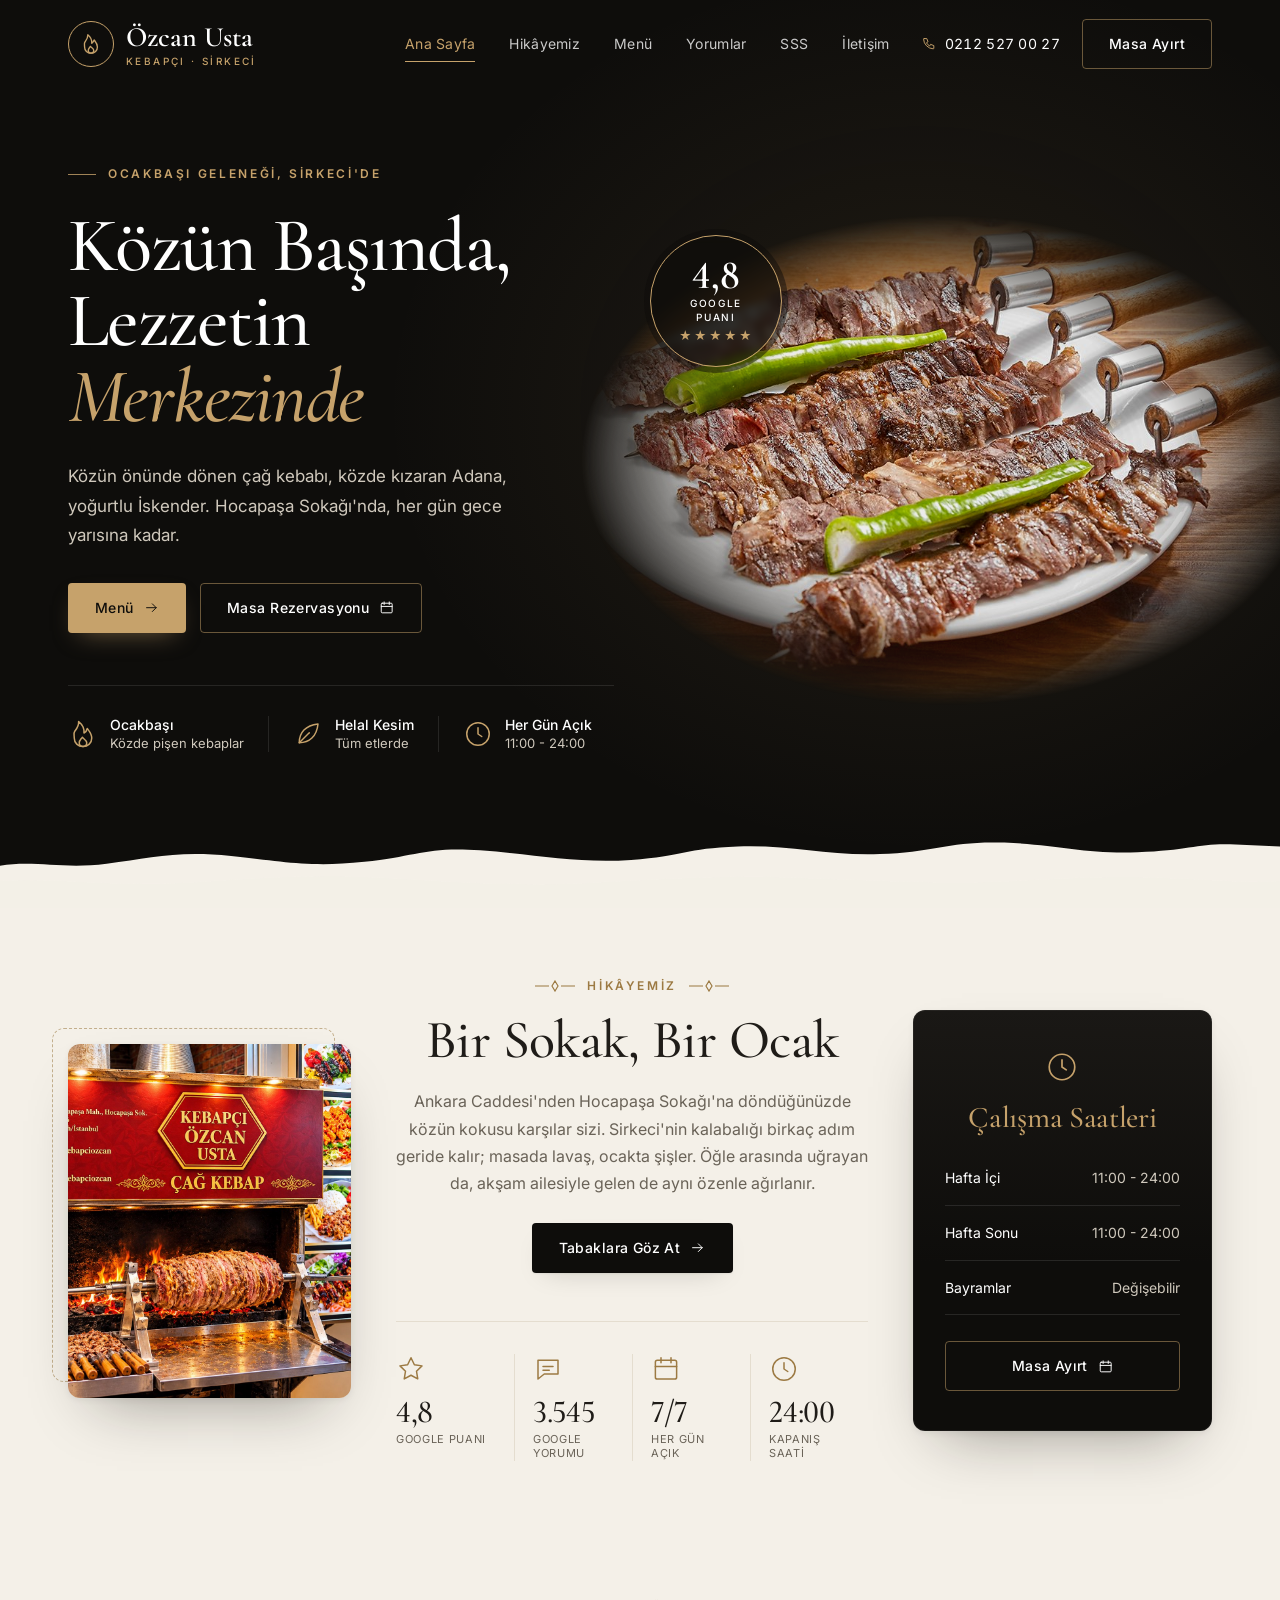
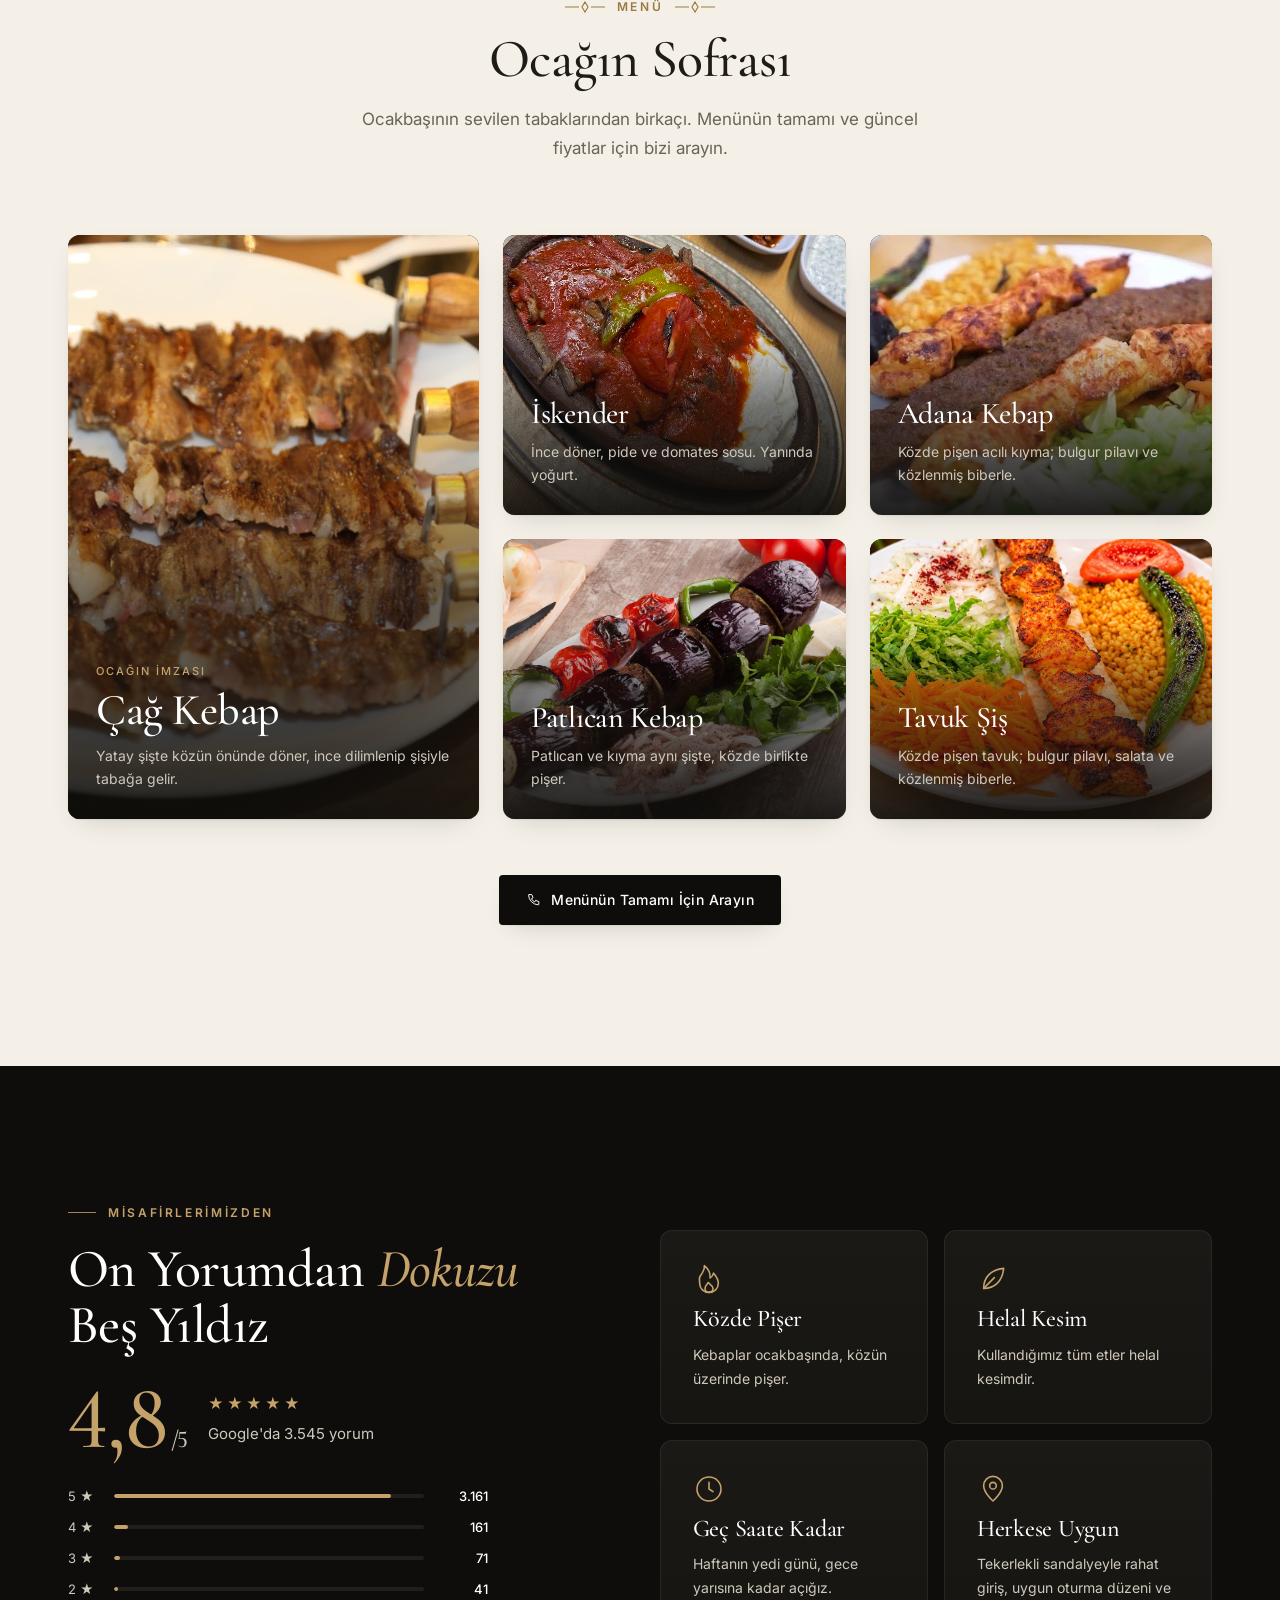
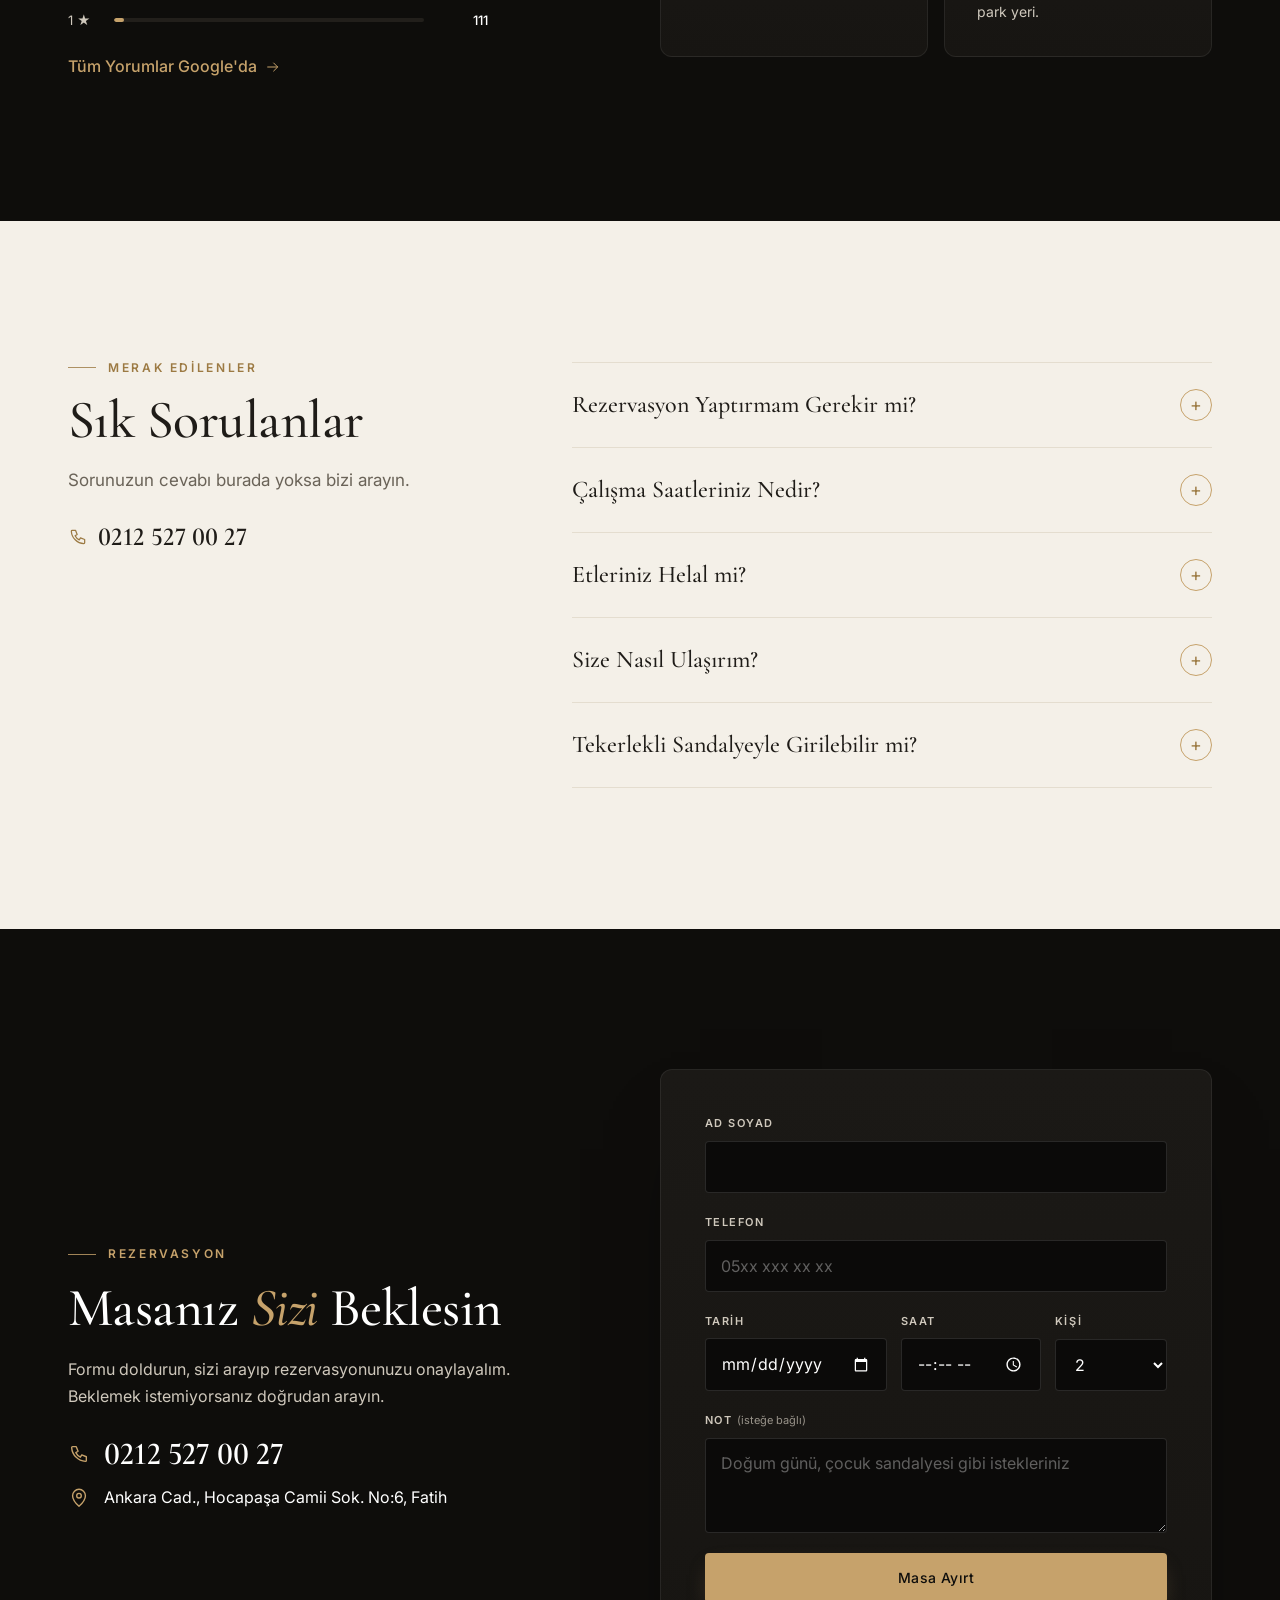
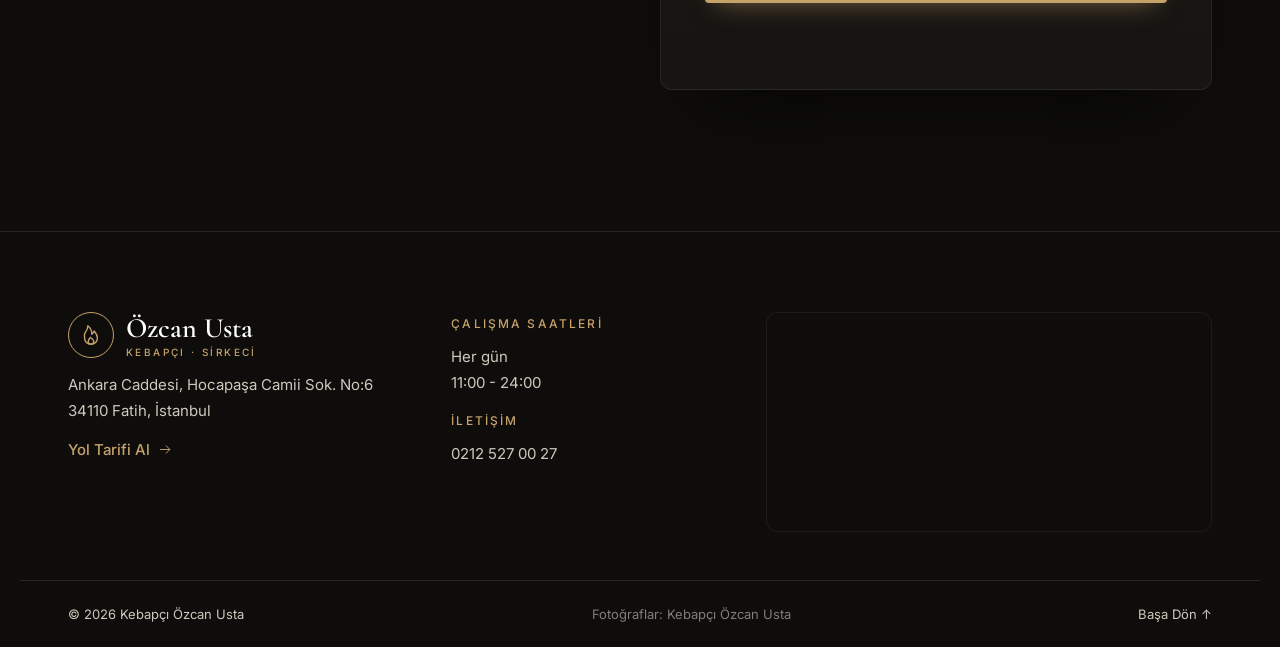
<file: index.html>
<!doctype html>
<html lang="tr">
<head>
<meta charset="utf-8">
<meta name="viewport" content="width=device-width, initial-scale=1">
<title>Kebapçı Özcan Usta | Sirkeci Ocakbaşı</title>
<meta name="description" content="Sirkeci Hocapaşa Sokağı'nda ocakbaşı. Çağ kebap, Adana, İskender, patlıcan kebap ve tavuk şiş; her gün 11:00-24:00. Rezervasyon: 0212 527 00 27.">
<!-- ÖNİZLEME: işletme onaylayana kadar arama motorlarına kapalı -->
<meta name="robots" content="noindex, nofollow">
<meta name="theme-color" content="#0E0D0B">
<link rel="icon" href="favicon.svg" type="image/svg+xml">

<!-- Open Graph / paylaşım önizlemesi (WhatsApp, Facebook, X) -->
<meta property="og:type" content="restaurant">
<meta property="og:site_name" content="Kebapçı Özcan Usta">
<meta property="og:locale" content="tr_TR">
<meta property="og:title" content="Kebapçı Özcan Usta | Sirkeci Ocakbaşı">
<meta property="og:description" content="Sirkeci Hocapaşa Sokağı'nda ocakbaşı. Çağ kebap, Adana, İskender; her gün 11:00 - 24:00.">
<meta property="og:image" content="https://ozcan-kebap.vercel.app/img/og.jpg">
<meta property="og:image:width" content="1200">
<meta property="og:image:height" content="630">
<meta property="og:image:alt" content="Lavaş üzerinde iki şiş Adana kebap">
<meta name="twitter:card" content="summary_large_image">

<link rel="preconnect" href="https://fonts.googleapis.com">
<link rel="preconnect" href="https://fonts.gstatic.com" crossorigin>
<link href="https://fonts.googleapis.com/css2?family=Cormorant+Garamond:ital,wght@0,500;0,600;0,700;1,500;1,600&family=Inter:wght@400;500;600&display=swap" rel="stylesheet">
<link rel="preload" as="image" href="img/hero.jpg" fetchpriority="high">
<link rel="stylesheet" href="styles.css">

</head>
<body id="top">

<!-- İkon seti: <use href="#i-..."> ile kullanılır -->
<svg width="0" height="0" style="position:absolute" aria-hidden="true">
  <defs>
    <symbol id="i-ates" viewBox="0 0 24 24"><path d="M12 22c4 0 7-2.8 7-6.8 0-3.5-2.3-5.8-3.6-7.6-.4 1.9-1.4 3-2.6 3.6.3-3.4-1.1-6.6-4.3-9.2.3 3.6-1.6 5.8-3.1 7.8C4.3 11.3 5 13 5 15.2 5 19.2 8 22 12 22Z"/><path d="M12 22c-1.8 0-3-1.3-3-3 0-1.9 1.6-3 2.4-4.4.9 1.2 3.6 2.4 3.6 4.4 0 1.7-1.2 3-3 3Z"/></symbol>
    <symbol id="i-yaprak" viewBox="0 0 24 24"><path d="M5 19c0-8 5-14 15-15-1 10-7 15-15 15Z"/><path d="M5 19 13 11"/></symbol>
    <symbol id="i-saat" viewBox="0 0 24 24"><circle cx="12" cy="12" r="9"/><path d="M12 7v5l3 2"/></symbol>
    <symbol id="i-yildiz" viewBox="0 0 24 24"><path d="m12 3 2.7 5.6 6.1.9-4.4 4.3 1 6.1L12 17l-5.4 2.9 1-6.1-4.4-4.3 6.1-.9Z"/></symbol>
    <symbol id="i-sohbet" viewBox="0 0 24 24"><path d="M4 5h16v11H9l-5 4Z"/><path d="M8 10h8M8 13h5"/></symbol>
    <symbol id="i-takvim" viewBox="0 0 24 24"><rect x="3.5" y="5" width="17" height="15" rx="1.5"/><path d="M3.5 10h17M8 3v4M16 3v4"/></symbol>
    <symbol id="i-cloche" viewBox="0 0 24 24"><path d="M3 18h18M5 18a7 7 0 0 1 14 0M12 8V6M10 6h4"/></symbol>
    <symbol id="i-tel" viewBox="0 0 24 24"><path d="M5 4h4l2 5-2.5 1.5a11 11 0 0 0 5 5L15 13l5 2v4a1 1 0 0 1-1 1A16 16 0 0 1 4 5a1 1 0 0 1 1-1Z"/></symbol>
    <symbol id="i-ok" viewBox="0 0 24 24"><path d="M4 12h15M13 6l6 6-6 6"/></symbol>
    <symbol id="i-konum" viewBox="0 0 24 24"><path d="M12 21s7-6.2 7-11.5A7 7 0 0 0 5 9.5C5 14.8 12 21 12 21Z"/><circle cx="12" cy="9.5" r="2.5"/></symbol>
    <symbol id="i-mail" viewBox="0 0 24 24"><rect x="3" y="5" width="18" height="14" rx="1.5"/><path d="m4 7 8 6 8-6"/></symbol>
    <symbol id="i-sus" viewBox="0 0 40 12"><path d="M0 6h14M26 6h14M20 1l3 5-3 5-3-5Z"/></symbol>
  </defs>
</svg>

<a class="skip" href="#menu">İçeriğe geç</a>

<header class="nav">
  <div class="nav__inner">
    <a href="#top" class="brand" aria-label="Kebapçı Özcan Usta, başa dön">
      <span class="brand__mark" aria-hidden="true"><svg class="ic"><use href="#i-ates"/></svg></span>
      <span class="brand__text">
        <span class="brand__name">Özcan Usta</span>
        <span class="brand__sub">Kebapçı · Sirkeci</span>
      </span>
    </a>
    <nav id="navlinks" class="nav__links" aria-label="Ana menü">
      <a href="#top" aria-current="true">Ana Sayfa</a>
      <a href="#hikaye">Hikâyemiz</a>
      <a href="#menu">Menü</a>
      <a href="#yorumlar">Yorumlar</a>
      <a href="#sss">SSS</a>
      <a href="#iletisim">İletişim</a>
    </nav>
    <div class="nav__cta">
      <a class="nav__tel" href="tel:+902125270027"><svg class="ic" aria-hidden="true"><use href="#i-tel"/></svg>0212 527 00 27</a>
      <a class="btn btn--line" href="#rezervasyon">Masa Ayırt</a>
    </div>
    <button class="nav__toggle" aria-expanded="false" aria-controls="navlinks">
      <span class="sr">Menüyü aç</span><span class="bars" aria-hidden="true"></span>
    </button>
  </div>
</header>

<main>
  <!-- AÇILIŞ -->
  <section class="hero" aria-labelledby="hero-title">
    <div class="hero__inner">
      <div class="hero__copy">
        <p class="eyebrow">Ocakbaşı geleneği, Sirkeci'de</p>
        <h1 id="hero-title">Közün Başında,<br>Lezzetin <em>Merkezinde</em></h1>
        <p class="hero__lead">Közün önünde dönen çağ kebabı, közde kızaran Adana, yoğurtlu İskender. Hocapaşa Sokağı'nda, her gün gece yarısına kadar.</p>
        <div class="hero__actions">
          <a href="tel:+902125270027" class="btn btn--gold hero__call"><svg class="ic" aria-hidden="true"><use href="#i-tel"/></svg> Hemen Ara: 0212 527 00 27</a>
          <a href="#menu" class="btn btn--gold">Menü <svg class="ic" aria-hidden="true"><use href="#i-ok"/></svg></a>
          <a href="#rezervasyon" class="btn btn--line">Masa Rezervasyonu <svg class="ic" aria-hidden="true"><use href="#i-takvim"/></svg></a>
        </div>
        <ul class="perks">
          <li><svg class="ic" aria-hidden="true"><use href="#i-ates"/></svg><span><b>Ocakbaşı</b>Közde pişen kebaplar</span></li>
          <li><svg class="ic" aria-hidden="true"><use href="#i-yaprak"/></svg><span><b>Helal Kesim</b>Tüm etlerde</span></li>
          <li><svg class="ic" aria-hidden="true"><use href="#i-saat"/></svg><span><b>Her Gün Açık</b>11:00 - 24:00</span></li>
        </ul>
      </div>

      <div class="hero__visual">
        <!-- İşletmenin kendi fotoğrafı (Google İşletme Profili, bkz. GORSELLER.txt) -->
        <img class="hero__img" src="img/hero.jpg" alt="Tabakta şişleriyle servis edilen ince dilim çağ kebabı ve közlenmiş biber" width="1000" height="667" fetchpriority="high">
        <a class="badge" href="https://www.google.com/maps/search/?api=1&query=Kebap%C3%A7%C4%B1%20%C3%96zcan%20Usta&query_place_id=ChIJuy7fsq-5yhQRg2z1w4sYyiM" target="_blank" rel="noopener">
          <span class="badge__num">4,8</span>
          <span class="badge__txt">Google<br>puanı</span>
          <span class="badge__stars" aria-hidden="true">★★★★★</span>
        </a>
      </div>
    </div>
    <svg class="brush" viewBox="0 0 1440 80" preserveAspectRatio="none" aria-hidden="true"><path d="M0 34c40-6 70 4 120-2s80-14 140-8 90 12 150 6 70-16 130-12 110 14 170 10 60-12 120-14 100 10 160 8 80-14 140-12 90 12 150 10 70-10 110-8l50 2V80H0Z"/><path d="M0 50c60-4 120 6 200 2s140-10 220-6 160 10 240 6 140-8 220-6 180 8 260 4 120-6 200-2c40 2 70 4 100 2V80H0Z" opacity=".6"/></svg>
  </section>

  <!-- HİKÂYEMİZ -->
  <section class="story section" id="hikaye" aria-labelledby="story-title">
    <div class="wrap story__grid">
      <figure class="story__photo">
        <img src="img/ocak.jpg" alt="Çağ kebap tabelası altında, közün önünde dönen yatay çağ kebabı" width="864" height="1080" loading="lazy" decoding="async">
      </figure>

      <div class="story__main">
        <div class="story__copy">
          <p class="eyebrow eyebrow--center"><svg class="orn" aria-hidden="true"><use href="#i-sus"/></svg>Hikâyemiz<svg class="orn" aria-hidden="true"><use href="#i-sus"/></svg></p>
          <h2 id="story-title">Bir Sokak, Bir Ocak</h2>
          <p>Ankara Caddesi'nden Hocapaşa Sokağı'na döndüğünüzde közün kokusu karşılar sizi. Sirkeci'nin kalabalığı birkaç adım geride kalır; masada lavaş, ocakta şişler. Öğle arasında uğrayan da, akşam ailesiyle gelen de aynı özenle ağırlanır.</p>
          <a href="#menu" class="btn btn--dark">Tabaklara Göz At <svg class="ic" aria-hidden="true"><use href="#i-ok"/></svg></a>
        </div>
        <ul class="stats">
          <li><svg class="ic" aria-hidden="true"><use href="#i-yildiz"/></svg><span><b>4,8</b>Google puanı</span></li>
          <li><svg class="ic" aria-hidden="true"><use href="#i-sohbet"/></svg><span><b>3.545</b>Google yorumu</span></li>
          <li><svg class="ic" aria-hidden="true"><use href="#i-takvim"/></svg><span><b>7/7</b>Her gün açık</span></li>
          <li><svg class="ic" aria-hidden="true"><use href="#i-saat"/></svg><span><b>24:00</b>Kapanış saati</span></li>
        </ul>
      </div>

      <aside class="hours" aria-labelledby="hours-title">
        <svg class="ic hours__ic" aria-hidden="true"><use href="#i-saat"/></svg>
        <h2 id="hours-title" class="hours__title">Çalışma Saatleri</h2>
        <dl class="hours__list">
          <div><dt>Hafta İçi</dt><dd>11:00 - 24:00</dd></div>
          <div><dt>Hafta Sonu</dt><dd>11:00 - 24:00</dd></div>
          <div><dt>Bayramlar</dt><dd>Değişebilir</dd></div>
        </dl>
        <a href="#rezervasyon" class="btn btn--line btn--block">Masa Ayırt <svg class="ic" aria-hidden="true"><use href="#i-takvim"/></svg></a>
      </aside>
    </div>
  </section>

  <!-- MENÜ -->
  <section class="menu section" id="menu" aria-labelledby="menu-title">
    <div class="wrap">
      <div class="head head--center">
        <p class="eyebrow eyebrow--center"><svg class="orn" aria-hidden="true"><use href="#i-sus"/></svg>Menü<svg class="orn" aria-hidden="true"><use href="#i-sus"/></svg></p>
        <h2 id="menu-title">Ocağın Sofrası</h2>
        <p>Ocakbaşının sevilen tabaklarından birkaçı. Menünün tamamı ve güncel fiyatlar için bizi arayın.</p>
      </div>

      <!-- Yemek fotoğrafları işletmenin kendi paylaşımları (bkz. GORSELLER.txt) -->
      <div class="dishes">
        <article class="dish dish--lead">
          <img src="img/cag.jpg" alt="Beyaz tabakta şişleriyle dizilmiş çağ kebabı dilimleri" width="1024" height="683" loading="lazy" decoding="async">
          <div class="dish__body">
            <p class="dish__tag">Ocağın imzası</p>
            <h3>Çağ Kebap</h3>
            <p>Yatay şişte közün önünde döner, ince dilimlenip şişiyle tabağa gelir.</p>
          </div>
        </article>
        <article class="dish">
          <img src="img/iskender.jpg" alt="Bakır tabakta domates soslu İskender kebap ve yoğurt" width="810" height="540" loading="lazy" decoding="async">
          <div class="dish__body">
            <h3>İskender</h3>
            <p>İnce döner, pide ve domates sosu. Yanında yoğurt.</p>
          </div>
        </article>
        <article class="dish">
          <img src="img/adana.jpg" alt="Tabakta Adana kebap ve tavuk şiş, yanında salata" width="608" height="405" loading="lazy" decoding="async">
          <div class="dish__body">
            <h3>Adana Kebap</h3>
            <p>Közde pişen acılı kıyma; bulgur pilavı ve közlenmiş biberle.</p>
          </div>
        </article>
        <article class="dish">
          <img src="img/patlican.jpg" alt="Şişte közlenmiş patlıcan ve köfte, domates ve biberle" width="1024" height="683" loading="lazy" decoding="async">
          <div class="dish__body">
            <h3>Patlıcan Kebap</h3>
            <p>Patlıcan ve kıyma aynı şişte, közde birlikte pişer.</p>
          </div>
        </article>
        <article class="dish">
          <img src="img/tavuk.jpg" alt="Tavuk şiş, bulgur pilavı, havuç ve yeşillik tabağı" width="1170" height="780" loading="lazy" decoding="async">
          <div class="dish__body">
            <h3>Tavuk Şiş</h3>
            <p>Közde pişen tavuk; bulgur pilavı, salata ve közlenmiş biberle.</p>
          </div>
        </article>
      </div>

      <div class="menu__cta">
        <a href="tel:+902125270027" class="btn btn--dark"><svg class="ic" aria-hidden="true"><use href="#i-tel"/></svg> Menünün Tamamı İçin Arayın</a>
      </div>
    </div>
  </section>

  <!-- YORUMLAR / NEDEN BİZ -->
  <section class="reviews section" id="yorumlar" aria-labelledby="reviews-title">
    <div class="wrap reviews__grid">
      <div class="reviews__score">
        <p class="eyebrow">Misafirlerimizden</p>
        <h2 id="reviews-title">On Yorumdan <em>Dokuzu</em> Beş Yıldız</h2>
        <div class="score">
          <p class="score__num">4,8<small>/5</small></p>
          <p class="score__count"><span class="score__stars" aria-hidden="true">★★★★★</span>Google'da 3.545 yorum</p>
        </div>
        <ul class="bars-list" aria-label="Yıldız dağılımı">
          <li><span>5 ★</span><i style="--w:89.2%"></i><b>3.161</b></li>
          <li><span>4 ★</span><i style="--w:4.5%"></i><b>161</b></li>
          <li><span>3 ★</span><i style="--w:2%"></i><b>71</b></li>
          <li><span>2 ★</span><i style="--w:1.2%"></i><b>41</b></li>
          <li><span>1 ★</span><i style="--w:3.1%"></i><b>111</b></li>
        </ul>
        <a class="link-gold" href="https://www.google.com/maps/search/?api=1&query=Kebap%C3%A7%C4%B1%20%C3%96zcan%20Usta&query_place_id=ChIJuy7fsq-5yhQRg2z1w4sYyiM" target="_blank" rel="noopener">Tüm Yorumlar Google'da <svg class="ic" aria-hidden="true"><use href="#i-ok"/></svg></a>
      </div>

      <ul class="why">
        <li>
          <svg class="ic" aria-hidden="true"><use href="#i-ates"/></svg>
          <h3>Közde Pişer</h3>
          <p>Kebaplar ocakbaşında, közün üzerinde pişer.</p>
        </li>
        <li>
          <svg class="ic" aria-hidden="true"><use href="#i-yaprak"/></svg>
          <h3>Helal Kesim</h3>
          <p>Kullandığımız tüm etler helal kesimdir.</p>
        </li>
        <li>
          <svg class="ic" aria-hidden="true"><use href="#i-saat"/></svg>
          <h3>Geç Saate Kadar</h3>
          <p>Haftanın yedi günü, gece yarısına kadar açığız.</p>
        </li>
        <li>
          <svg class="ic" aria-hidden="true"><use href="#i-konum"/></svg>
          <h3>Herkese Uygun</h3>
          <p>Tekerlekli sandalyeyle rahat giriş, uygun oturma düzeni ve park yeri.</p>
        </li>
      </ul>
    </div>
  </section>

  <!-- SSS -->
  <section class="faq section" id="sss" aria-labelledby="faq-title">
    <div class="wrap faq__grid">
      <div class="head">
        <p class="eyebrow">Merak edilenler</p>
        <h2 id="faq-title">Sık Sorulanlar</h2>
        <p>Sorunuzun cevabı burada yoksa bizi arayın.</p>
        <a class="faq__tel" href="tel:+902125270027"><svg class="ic" aria-hidden="true"><use href="#i-tel"/></svg>0212 527 00 27</a>
      </div>
      <div class="faq__list">
        <details>
          <summary>Rezervasyon Yaptırmam Gerekir mi?</summary>
          <p>Gerekmez. Ancak akşam 19:00 ile 21:00 arası ve hafta sonları yoğun oluyoruz; kalabalık geliyorsanız formdan masa ayırtmanızı ya da aramanızı öneririz.</p>
        </details>
        <details>
          <summary>Çalışma Saatleriniz Nedir?</summary>
          <p>Haftanın her günü 11:00 ile 24:00 arası açığız. Bayramlarda saatler değişebilir; gelmeden önce aramanızı öneririz.</p>
        </details>
        <details>
          <summary>Etleriniz Helal mi?</summary>
          <p>Evet. Kullandığımız tüm etler helal kesimdir.</p>
        </details>
        <details>
          <summary>Size Nasıl Ulaşırım?</summary>
          <p>T1 tramvayın Sirkeci durağına ve Marmaray Sirkeci istasyonuna birkaç dakikalık yürüme mesafesindeyiz. Hocapaşa Camii'nin hemen yanındayız.</p>
        </details>
        <details>
          <summary>Tekerlekli Sandalyeyle Girilebilir mi?</summary>
          <p>Evet. Girişimiz, oturma düzenimiz ve park yerimiz tekerlekli sandalyeye uygundur.</p>
        </details>
      </div>
    </div>
  </section>

  <!-- İLETİŞİM / REZERVASYON -->
  <section class="contact section" id="iletisim" aria-labelledby="contact-title">
    <div class="wrap contact__grid">
      <div class="contact__info">
        <p class="eyebrow">Rezervasyon</p>
        <h2 id="contact-title">Masanız <em>Sizi</em> Beklesin</h2>
        <p>Formu doldurun, sizi arayıp rezervasyonunuzu onaylayalım. Beklemek istemiyorsanız doğrudan arayın.</p>
        <ul class="contact__list">
          <li><svg class="ic" aria-hidden="true"><use href="#i-tel"/></svg><a href="tel:+902125270027">0212 527 00 27</a></li>
          <li><svg class="ic" aria-hidden="true"><use href="#i-konum"/></svg><a href="https://www.google.com/maps/search/?api=1&query=Kebap%C3%A7%C4%B1%20%C3%96zcan%20Usta&query_place_id=ChIJuy7fsq-5yhQRg2z1w4sYyiM" target="_blank" rel="noopener">Ankara Cad., Hocapaşa Camii Sok. No:6, Fatih</a></li>
        </ul>
      </div>

      <form id="rezervasyon" class="form" name="rezervasyon" novalidate>
        <p class="hp"><label>Boş bırakın <input name="bot-field" tabindex="-1" autocomplete="off"></label></p>

        <div class="field">
          <label for="f-ad">Ad soyad</label>
          <input id="f-ad" name="ad" type="text" autocomplete="name" required>
        </div>
        <div class="field">
          <label for="f-tel">Telefon</label>
          <input id="f-tel" name="telefon" type="tel" autocomplete="tel" inputmode="tel" placeholder="05xx xxx xx xx" required>
        </div>
        <div class="form__row">
          <div class="field">
            <label for="f-tarih">Tarih</label>
            <input id="f-tarih" name="tarih" type="date" required>
          </div>
          <div class="field">
            <label for="f-saat">Saat</label>
            <input id="f-saat" name="saat" type="time" min="11:00" max="23:00" step="900" required>
          </div>
          <div class="field">
            <label for="f-kisi">Kişi</label>
            <select id="f-kisi" name="kisi">
              <option>1</option><option selected>2</option><option>3</option><option>4</option>
              <option>5</option><option>6</option><option>7</option><option>8</option><option>9+</option>
            </select>
          </div>
        </div>
        <div class="field">
          <label for="f-not">Not <span class="opt">(isteğe bağlı)</span></label>
          <textarea id="f-not" name="not" rows="3" placeholder="Doğum günü, çocuk sandalyesi gibi istekleriniz"></textarea>
        </div>
        <button type="submit" class="btn btn--gold btn--block">Masa Ayırt</button>
        <p class="form__status" role="status" aria-live="polite"></p>
      </form>
    </div>
  </section>
</main>

<footer class="footer">
  <div class="wrap footer__grid">
    <div>
      <a href="#top" class="brand brand--foot" aria-label="Başa dön">
        <span class="brand__mark" aria-hidden="true"><svg class="ic"><use href="#i-ates"/></svg></span>
        <span class="brand__text"><span class="brand__name">Özcan Usta</span><span class="brand__sub">Kebapçı · Sirkeci</span></span>
      </a>
      <address>
        Ankara Caddesi, Hocapaşa Camii Sok. No:6<br>
        34110 Fatih, İstanbul
      </address>
      <a class="link-gold" href="https://www.google.com/maps/search/?api=1&query=Kebap%C3%A7%C4%B1%20%C3%96zcan%20Usta&query_place_id=ChIJuy7fsq-5yhQRg2z1w4sYyiM" target="_blank" rel="noopener">Yol Tarifi Al <svg class="ic" aria-hidden="true"><use href="#i-ok"/></svg></a>
    </div>
    <div>
      <h2 class="footer__h">Çalışma Saatleri</h2>
      <p>Her gün<br>11:00 - 24:00</p>
      <h2 class="footer__h">İletişim</h2>
      <p><a href="tel:+902125270027">0212 527 00 27</a></p>
    </div>
    <div class="footer__map">
      <iframe title="Kebapçı Özcan Usta harita konumu" src="https://maps.google.com/maps?q=41.0139168,28.9754841&z=17&output=embed" loading="lazy" referrerpolicy="no-referrer-when-downgrade"></iframe>
    </div>
  </div>
  <div class="wrap footer__bottom">
    <p>© <span id="yil">2026</span> Kebapçı Özcan Usta</p>
    <p class="footer__credit">Fotoğraflar: Kebapçı Özcan Usta</p>
    <a href="#top">Başa Dön ↑</a>
  </div>
</footer>

<!-- Mobil sabit çağrı çubuğu -->
<div class="callbar" aria-label="Hızlı işlemler">
  <a href="tel:+902125270027" class="callbar__call">Hemen Ara</a>
  <a href="#rezervasyon" class="callbar__book">Masa Ayırt</a>
</div>

<script src="script.js"></script>
</body>
</html>
</file>
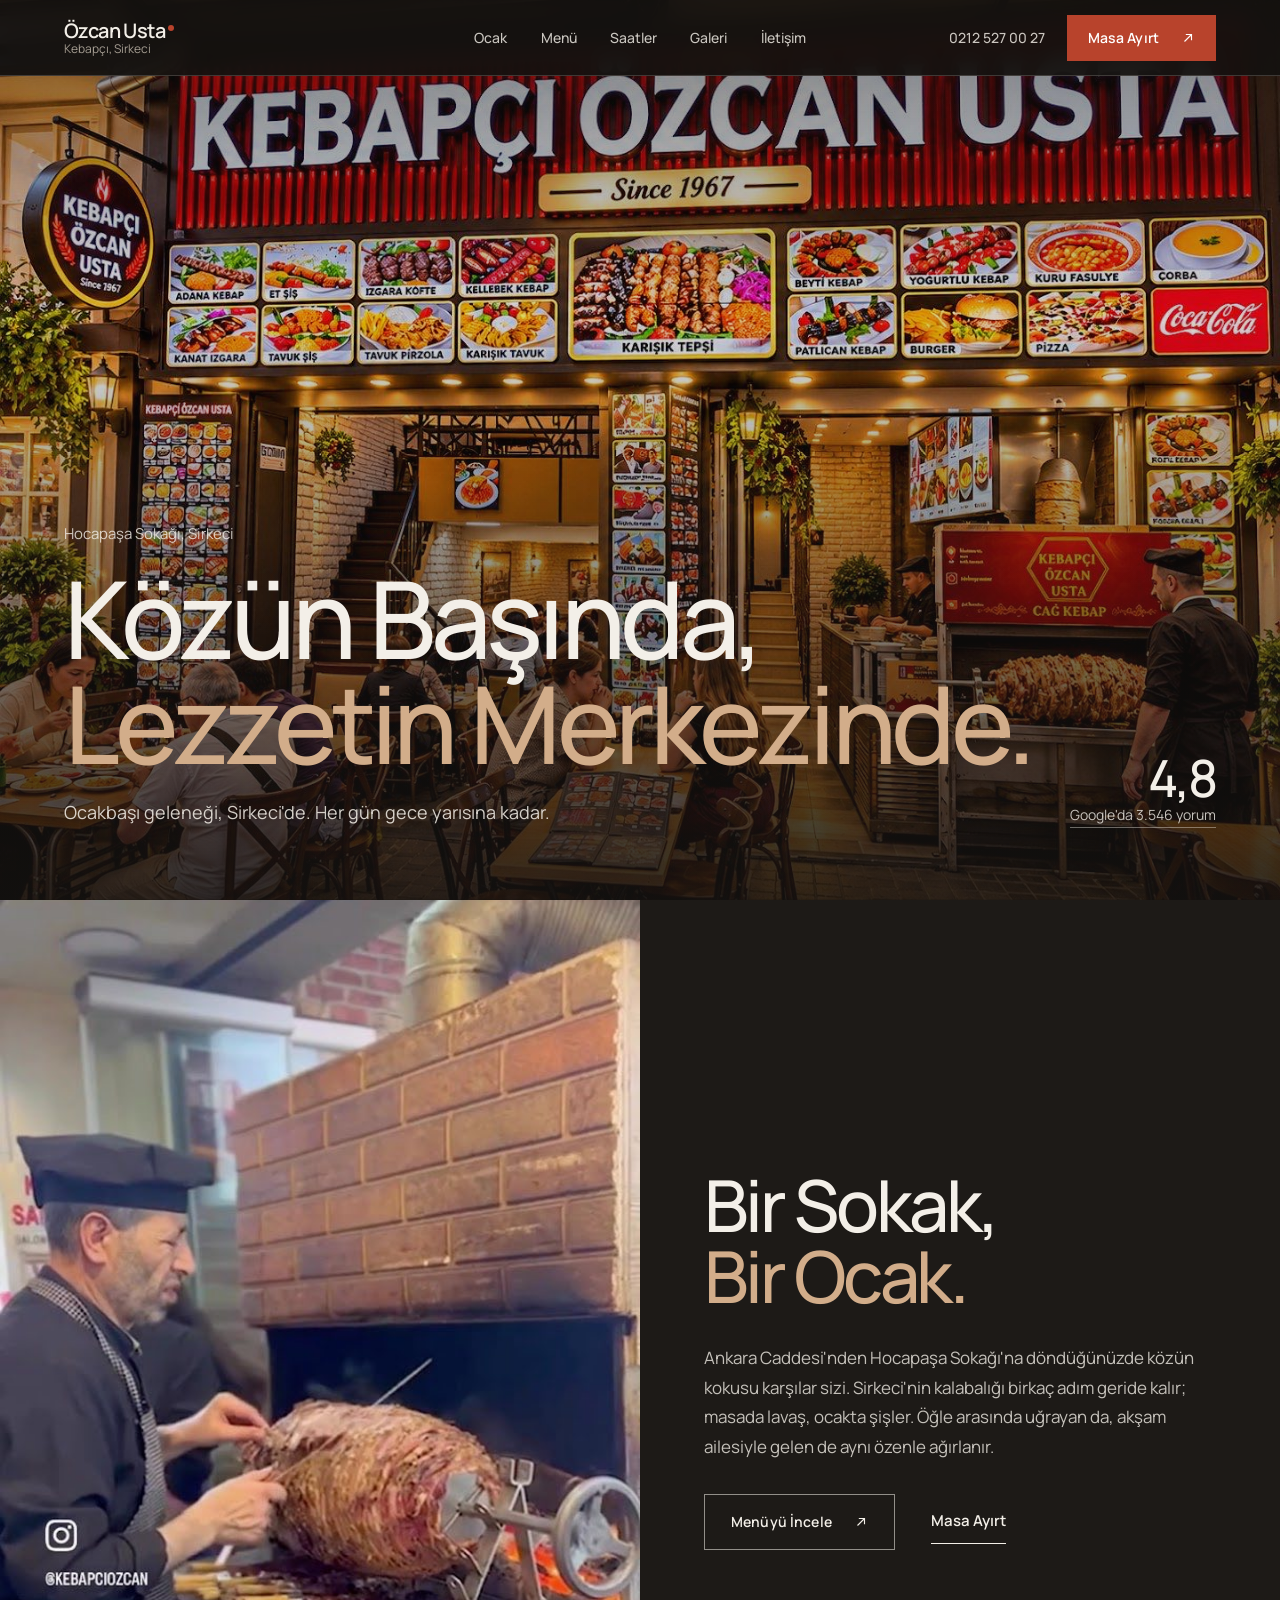
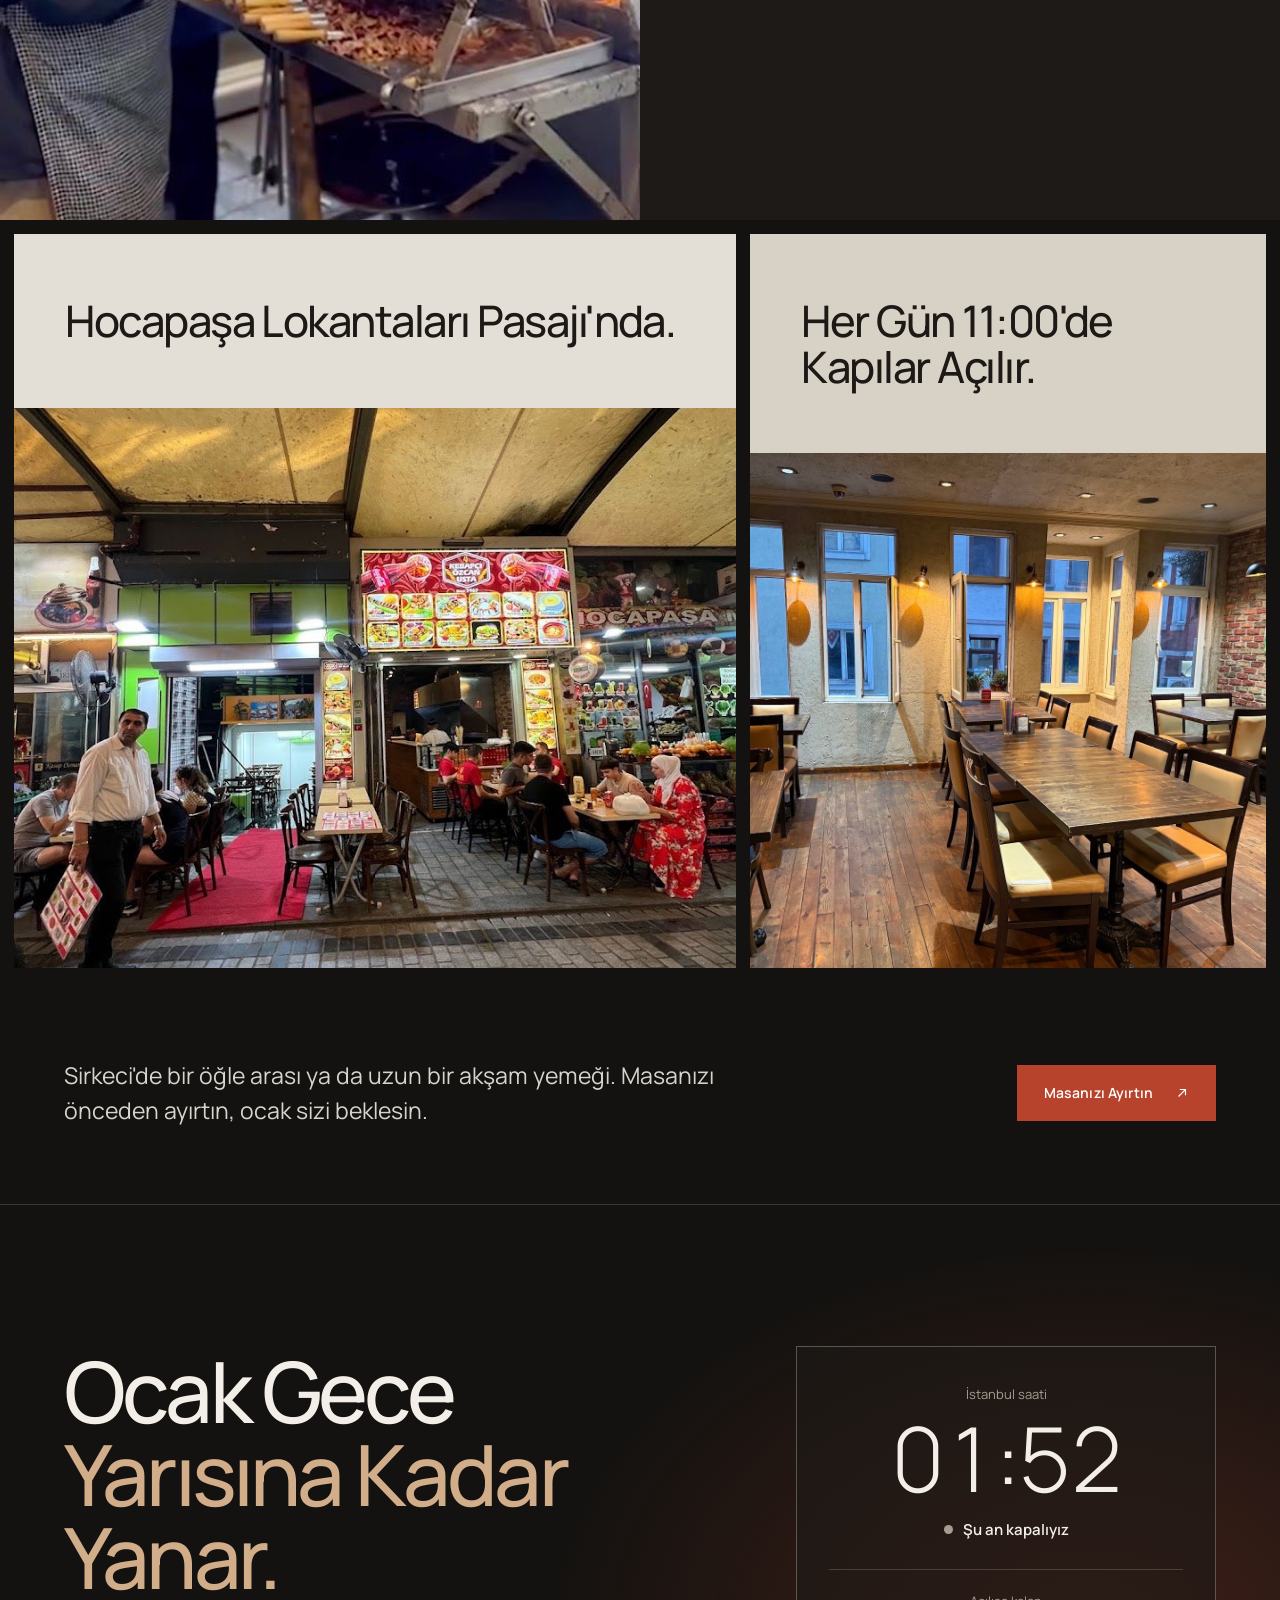
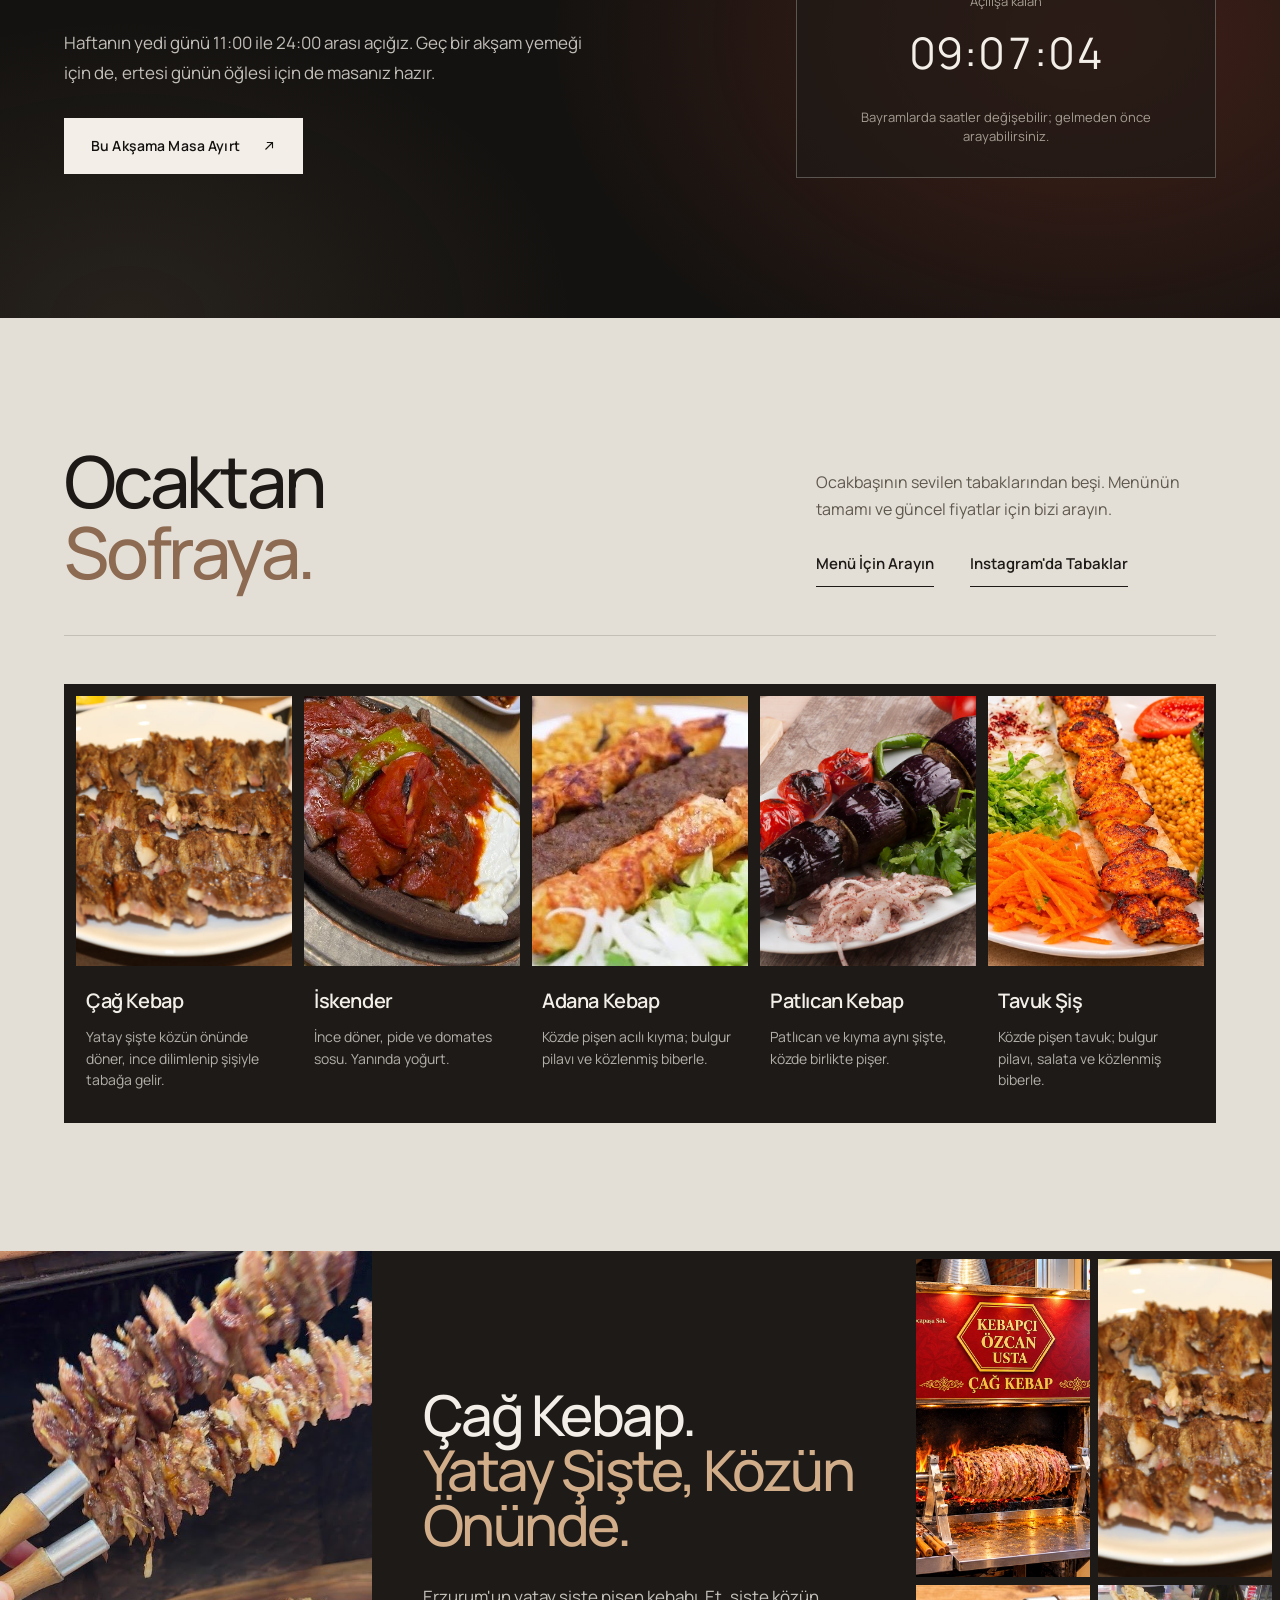
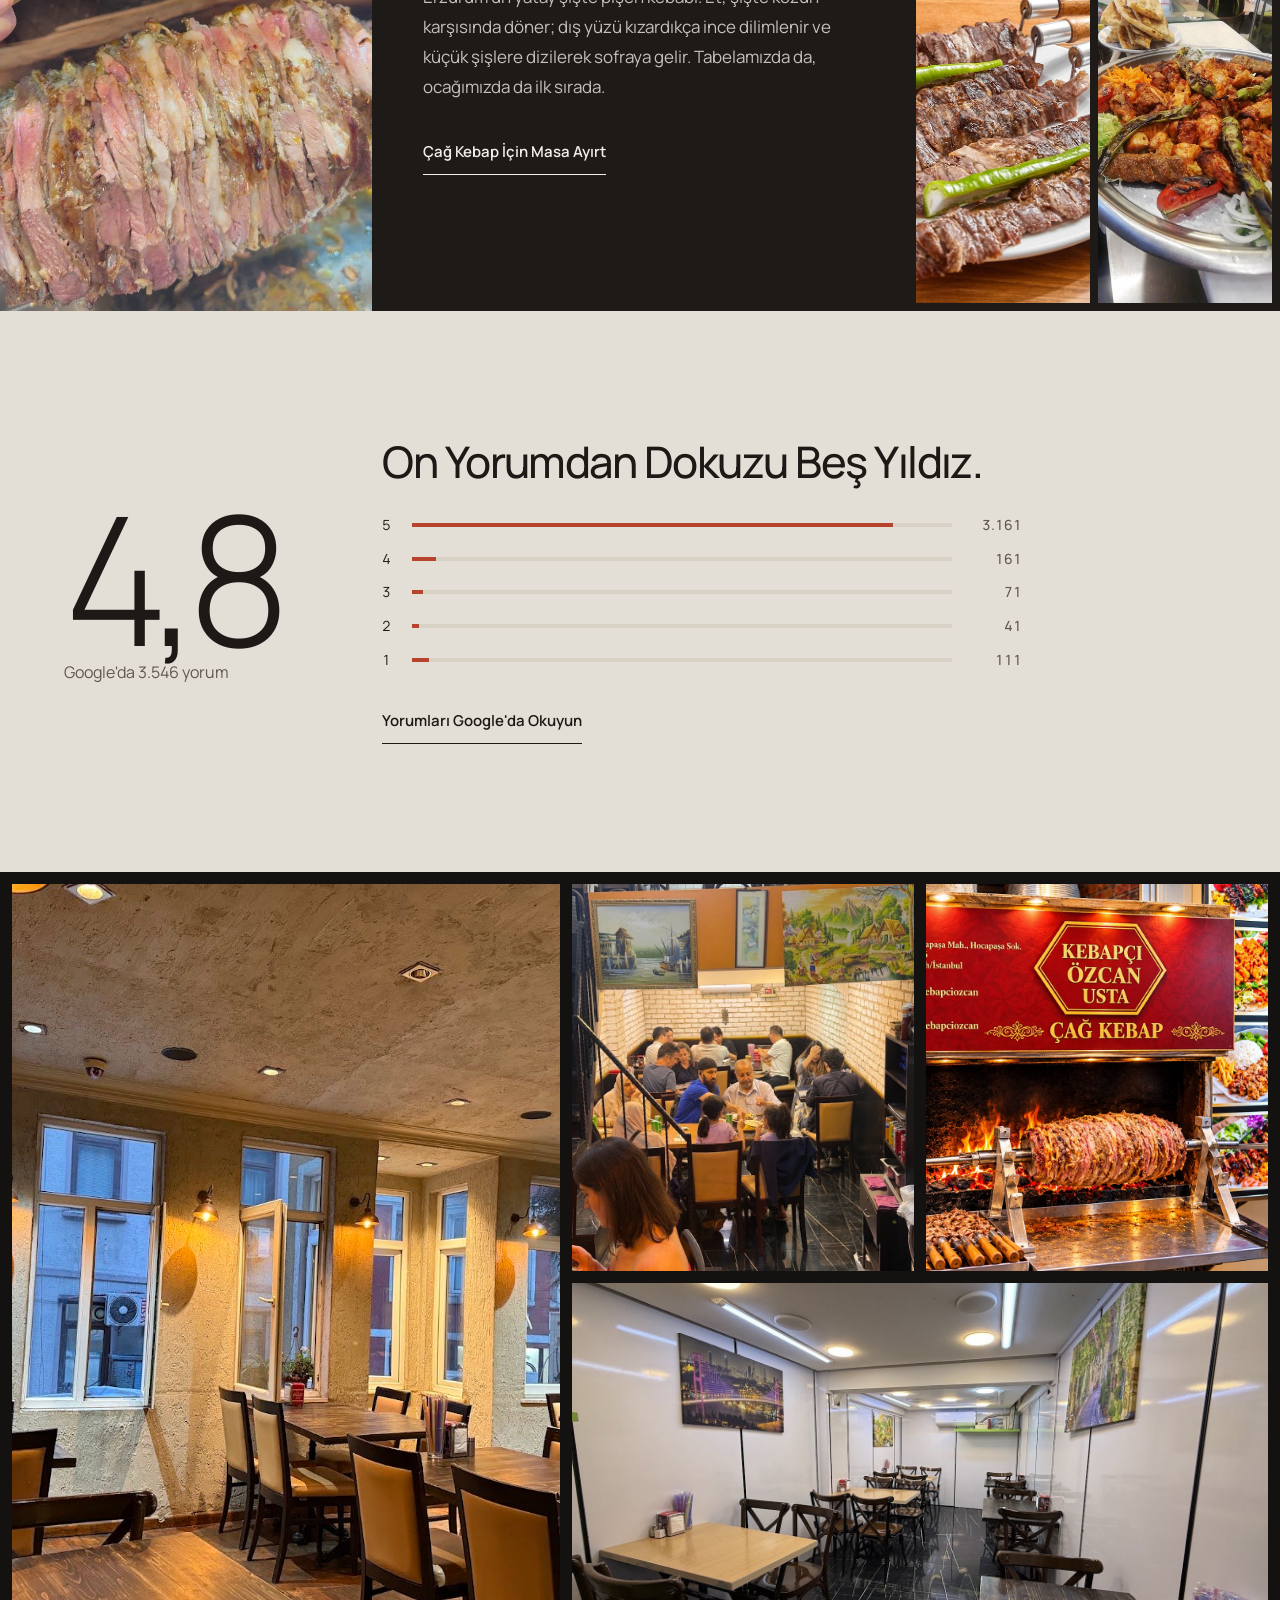
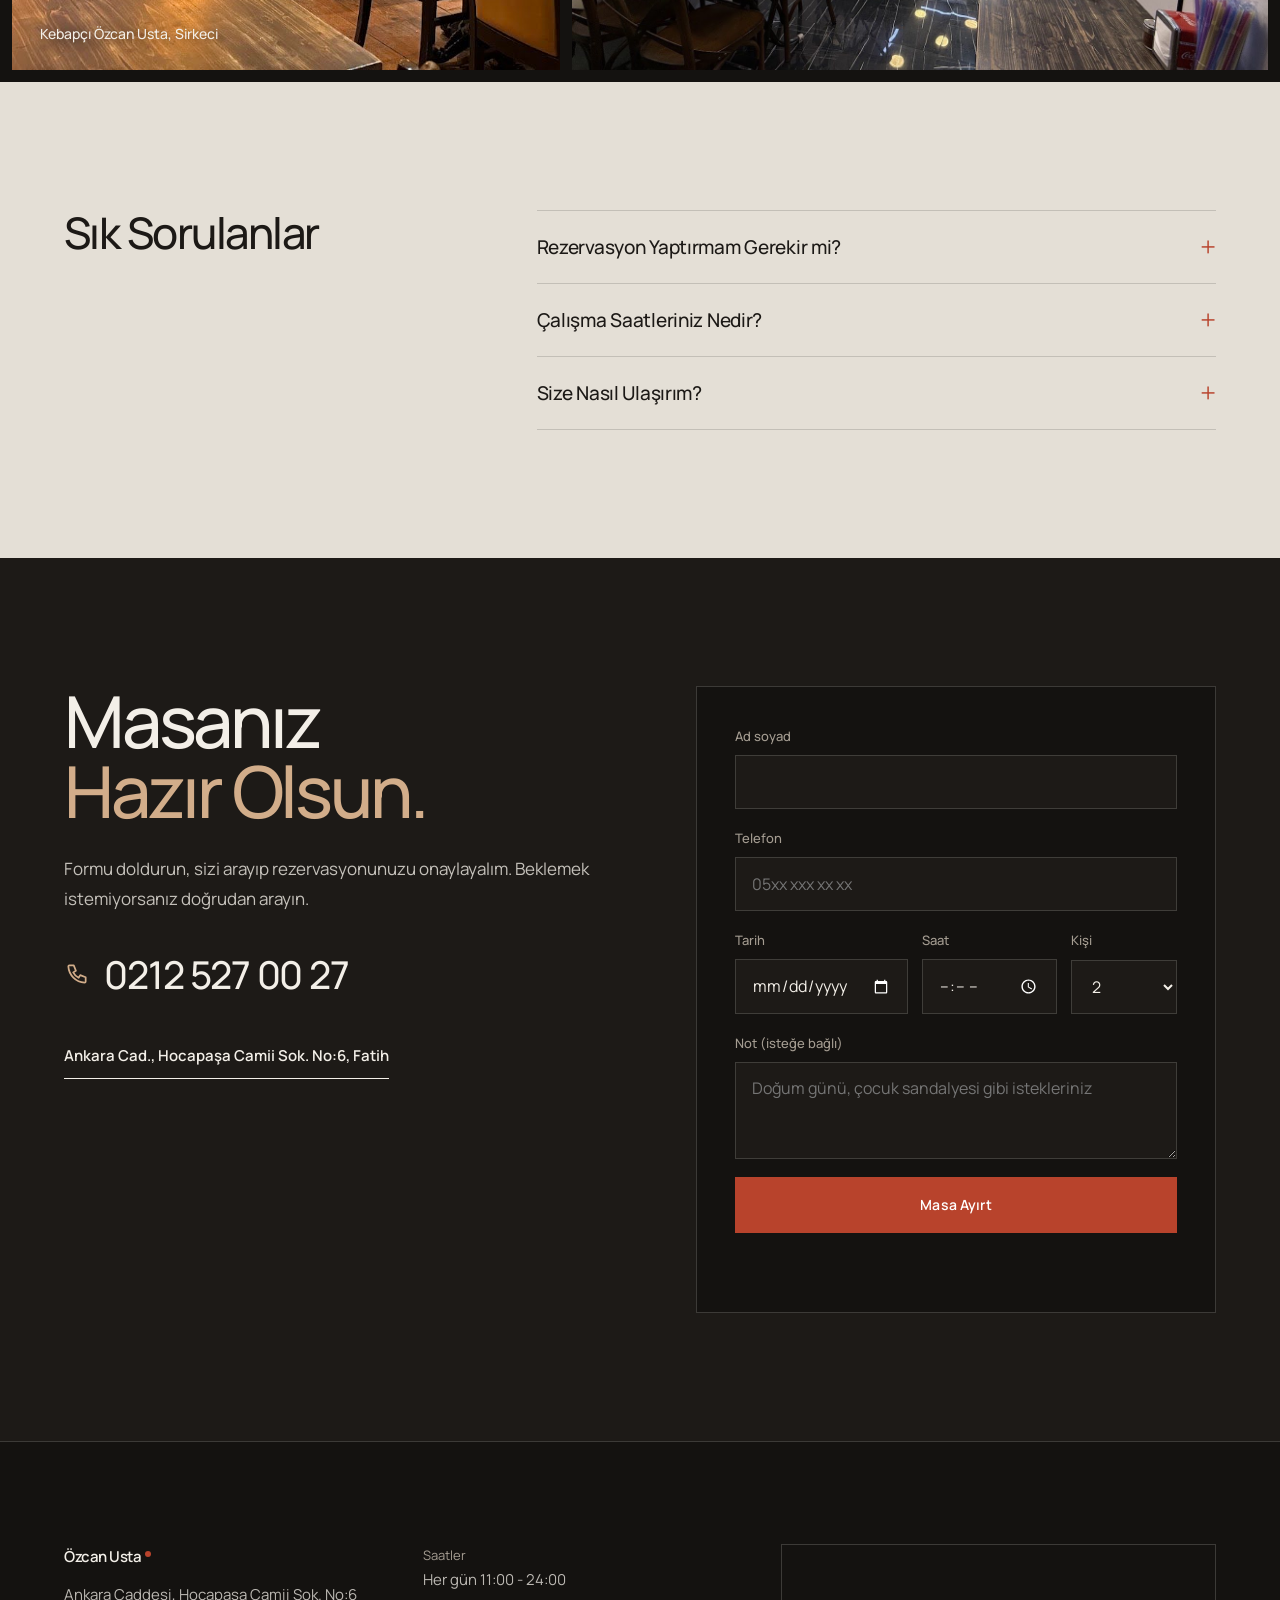
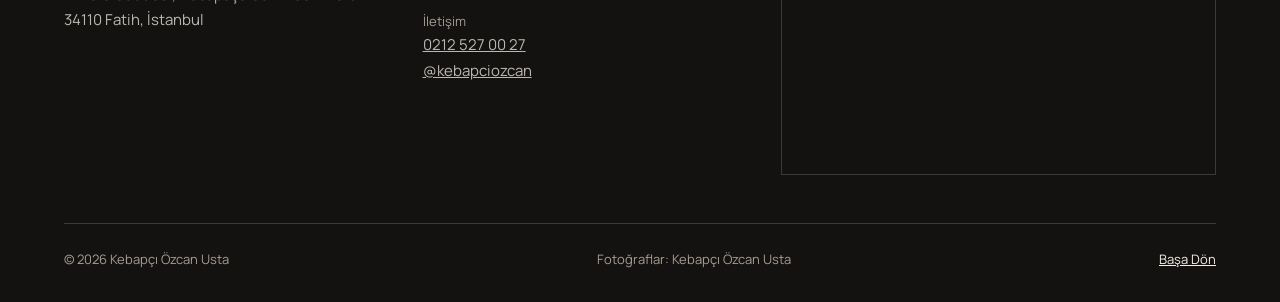
<file: yeni/index.html>
<!doctype html>
<html lang="tr">
<head>
<meta charset="utf-8">
<meta name="viewport" content="width=device-width, initial-scale=1">
<title>Kebapçı Özcan Usta | Sirkeci Ocakbaşı</title>
<meta name="description" content="Sirkeci Hocapaşa Sokağı'nda ocakbaşı. Çağ kebap, Adana, İskender, patlıcan kebap ve tavuk şiş; her gün 11:00 - 24:00. Rezervasyon: 0212 527 00 27.">
<!-- ÖNİZLEME: işletme onaylayana kadar arama motorlarına kapalı -->
<meta name="robots" content="noindex, nofollow">
<meta name="theme-color" content="#141210">
<link rel="icon" href="../favicon.svg" type="image/svg+xml">
<meta property="og:type" content="restaurant">
<meta property="og:locale" content="tr_TR">
<meta property="og:title" content="Kebapçı Özcan Usta | Sirkeci Ocakbaşı">
<meta property="og:description" content="Sirkeci Hocapaşa Sokağı'nda ocakbaşı. Çağ kebap, Adana, İskender; her gün 11:00 - 24:00.">
<meta property="og:image" content="https://ozcan-kebap.vercel.app/img/og.jpg">
<link rel="preconnect" href="https://fonts.googleapis.com">
<link rel="preconnect" href="https://fonts.gstatic.com" crossorigin>
<link href="https://fonts.googleapis.com/css2?family=Manrope:wght@300;400;500;600;700&display=swap" rel="stylesheet">
<link rel="preload" as="image" href="../img/vitrin.jpg" fetchpriority="high">
<link rel="stylesheet" href="yeni.css">
</head>
<body id="ust">

<svg width="0" height="0" style="position:absolute" aria-hidden="true">
  <symbol id="ok" viewBox="0 0 16 16"><path d="M4 12 12 4M5.5 4H12v6.5" fill="none" stroke="currentColor" stroke-width="1.3"/></symbol>
  <symbol id="tel" viewBox="0 0 24 24"><path d="M5 4h4l2 5-2.5 1.5a11 11 0 0 0 5 5L15 13l5 2v4a1 1 0 0 1-1 1A16 16 0 0 1 4 5a1 1 0 0 1 1-1Z" fill="none" stroke="currentColor" stroke-width="1.6" stroke-linejoin="round"/></symbol>
</svg>

<a class="atla" href="#menu">İçeriğe geç</a>

<header class="ust">
  <a class="marka" href="#ust" aria-label="Kebapçı Özcan Usta, başa dön">
    <span class="marka__ad">Özcan Usta</span>
    <span class="marka__alt">Kebapçı, Sirkeci</span>
  </a>
  <nav class="gezinti" id="gezinti" aria-label="Ana menü">
    <a href="#ocak">Ocak</a>
    <a href="#menu">Menü</a>
    <a href="#saatler">Saatler</a>
    <a href="#galeri">Galeri</a>
    <a href="#iletisim">İletişim</a>
  </nav>
  <div class="ust__sag">
    <a class="ust__tel" href="tel:+902125270027">0212 527 00 27</a>
    <a class="dugme dugme--koz" href="#rezervasyon">Masa Ayırt <svg class="ok" aria-hidden="true"><use href="#ok"/></svg></a>
    <button class="ust__menu" type="button" aria-expanded="false" aria-controls="gezinti"><span class="sr">Menüyü aç</span><i></i><i></i></button>
  </div>
</header>

<main>
  <!-- AÇILIŞ -->
  <section class="acilis" aria-labelledby="acilis-baslik">
    <img class="acilis__foto" src="../img/vitrin.jpg" alt="Kebapçı Özcan Usta'nın akşam ışıklı tabelası ve masaları dolu restoran girişi" width="1440" height="1080" fetchpriority="high">
    <div class="acilis__ic">
      <p class="acilis__yer">Hocapaşa Sokağı, Sirkeci</p>
      <h1 id="acilis-baslik" class="dev"><span>Közün Başında,</span><span class="ton">Lezzetin Merkezinde.</span></h1>
      <p class="acilis__alt">Ocakbaşı geleneği, Sirkeci'de. Her gün gece yarısına kadar.</p>
    </div>
    <a class="acilis__puan" href="https://www.google.com/maps/search/?api=1&query=Kebap%C3%A7%C4%B1%20%C3%96zcan%20Usta&query_place_id=ChIJuy7fsq-5yhQRg2z1w4sYyiM" target="_blank" rel="noopener">
      <b>4,8</b><span>Google'da 3.546 yorum</span>
    </a>
  </section>

  <!-- OCAK: foto + metin -->
  <section class="bolunmus" id="ocak" aria-labelledby="ocak-baslik">
    <figure class="bolunmus__foto">
      <img src="../img/usta.jpg" alt="Çağ kebap ocağının başında, yatay şişi çeviren usta" width="608" height="1080" loading="lazy">
    </figure>
    <div class="bolunmus__metin">
      <h2 id="ocak-baslik" class="buyuk"><span>Bir Sokak,</span><span class="ton">Bir Ocak.</span></h2>
      <p class="govde">Ankara Caddesi'nden Hocapaşa Sokağı'na döndüğünüzde közün kokusu karşılar sizi. Sirkeci'nin kalabalığı birkaç adım geride kalır; masada lavaş, ocakta şişler. Öğle arasında uğrayan da, akşam ailesiyle gelen de aynı özenle ağırlanır.</p>
      <div class="ikili">
        <a class="dugme dugme--cizgi" href="#menu">Menüyü İncele <svg class="ok" aria-hidden="true"><use href="#ok"/></svg></a>
        <a class="alti-cizili" href="#rezervasyon">Masa Ayırt</a>
      </div>
    </div>
  </section>

  <!-- İKİ PANEL -->
  <section class="paneller" aria-label="Restoran">
    <article class="panel">
      <div class="panel__metin"><h2 class="orta">Hocapaşa Lokantaları Pasajı'nda.</h2></div>
      <img src="../img/pasaj-masalar.jpg" alt="Hocapaşa pasajında, tentenin altında kurulu masalar" width="810" height="1080" loading="lazy">
    </article>
    <article class="panel panel--koyu-ton">
      <div class="panel__metin"><h2 class="orta">Her Gün 11:00'de Kapılar Açılır.</h2></div>
      <img src="../img/salon.jpg" alt="Tuğla duvarlı, ahşap masalı iç salon" width="1440" height="1080" loading="lazy">
    </article>
  </section>

  <div class="serit">
    <p>Sirkeci'de bir öğle arası ya da uzun bir akşam yemeği. Masanızı önceden ayırtın, ocak sizi beklesin.</p>
    <a class="dugme dugme--koz" href="#rezervasyon">Masanızı Ayırtın <svg class="ok" aria-hidden="true"><use href="#ok"/></svg></a>
  </div>

  <!-- OCAK SAATİ: canlı kart -->
  <section class="saat" id="saatler" aria-labelledby="saat-baslik">
    <div class="saat__metin">
      <h2 id="saat-baslik" class="dev dev--saat"><span>Ocak Gece</span><span class="ton">Yarısına Kadar Yanar.</span></h2>
      <p class="govde">Haftanın yedi günü 11:00 ile 24:00 arası açığız. Geç bir akşam yemeği için de, ertesi günün öğlesi için de masanız hazır.</p>
      <a class="dugme dugme--acik" href="#rezervasyon">Bu Akşama Masa Ayırt <svg class="ok" aria-hidden="true"><use href="#ok"/></svg></a>
    </div>
    <div class="kart" aria-live="polite">
      <p class="kart__ust">İstanbul saati</p>
      <p class="kart__saat" id="k-saat">--:--</p>
      <p class="kart__durum"><i class="kart__isik" id="k-isik"></i><span id="k-durum">Saat hesaplanıyor</span></p>
      <hr>
      <p class="kart__ust" id="k-etiket">Kapanışa kalan</p>
      <p class="kart__geri" id="k-geri">--:--:--</p>
      <p class="kart__not">Bayramlarda saatler değişebilir; gelmeden önce arayabilirsiniz.</p>
    </div>
  </section>

  <!-- MENÜ -->
  <section class="menu" id="menu" aria-labelledby="menu-baslik">
    <div class="menu__bas">
      <h2 id="menu-baslik" class="buyuk buyuk--acik"><span>Ocaktan</span><span class="ton">Sofraya.</span></h2>
      <div class="menu__yan">
        <p>Ocakbaşının sevilen tabaklarından beşi. Menünün tamamı ve güncel fiyatlar için bizi arayın.</p>
        <div class="ikili"><a class="alti-cizili" href="tel:+902125270027">Menü İçin Arayın</a><a class="alti-cizili" href="https://www.instagram.com/kebapciozcan/" target="_blank" rel="noopener">Instagram'da Tabaklar</a></div>
      </div>
    </div>
    <ul class="tabaklar">
      <li><img src="../img/cag.jpg" alt="Beyaz tabakta şişleriyle dizilmiş çağ kebabı dilimleri" width="1024" height="683" loading="lazy"><h3>Çağ Kebap</h3><p>Yatay şişte közün önünde döner, ince dilimlenip şişiyle tabağa gelir.</p></li>
      <li><img src="../img/iskender.jpg" alt="Bakır tabakta domates soslu İskender kebap ve yoğurt" width="810" height="540" loading="lazy"><h3>İskender</h3><p>İnce döner, pide ve domates sosu. Yanında yoğurt.</p></li>
      <li><img src="../img/adana.jpg" alt="Tabakta Adana kebap ve tavuk şiş, yanında salata" width="608" height="405" loading="lazy"><h3>Adana Kebap</h3><p>Közde pişen acılı kıyma; bulgur pilavı ve közlenmiş biberle.</p></li>
      <li><img src="../img/patlican.jpg" alt="Şişte közlenmiş patlıcan ve köfte, domates ve biberle" width="1024" height="683" loading="lazy"><h3>Patlıcan Kebap</h3><p>Patlıcan ve kıyma aynı şişte, közde birlikte pişer.</p></li>
      <li><img src="../img/tavuk.jpg" alt="Tavuk şiş, bulgur pilavı, havuç ve yeşillik tabağı" width="1170" height="780" loading="lazy"><h3>Tavuk Şiş</h3><p>Közde pişen tavuk; bulgur pilavı, salata ve közlenmiş biberle.</p></li>
    </ul>
  </section>

  <!-- ÇAĞ KEBAP -->
  <section class="cag" aria-labelledby="cag-baslik">
    <figure class="cag__foto"><img src="../img/cag-dilim.jpg" alt="Közün önünde pişen çağ kebabından ince dilimler kesiliyor" width="608" height="1080" loading="lazy"></figure>
    <div class="cag__metin">
      <h2 id="cag-baslik" class="buyuk"><span>Çağ Kebap.</span><span class="ton">Yatay Şişte, Közün Önünde.</span></h2>
      <p class="govde">Erzurum'un yatay şişte pişen kebabı. Et, şişte közün karşısında döner; dış yüzü kızardıkça ince dilimlenir ve küçük şişlere dizilerek sofraya gelir. Tabelamızda da, ocağımızda da ilk sırada.</p>
      <a class="alti-cizili" href="#rezervasyon">Çağ Kebap İçin Masa Ayırt</a>
    </div>
    <div class="cag__izgara" aria-hidden="true">
      <img src="../img/ocak.jpg" alt="" loading="lazy">
      <img src="../img/cag-tabak.jpg" alt="" loading="lazy">
      <img src="../img/hero.jpg" alt="" loading="lazy">
      <img src="../img/tepsi.jpg" alt="" loading="lazy">
    </div>
  </section>

  <!-- YORUMLAR -->
  <section class="yorum" aria-labelledby="yorum-baslik">
    <div class="yorum__puan">
      <p class="yorum__sayi">4,8</p>
      <p>Google'da 3.546 yorum</p>
    </div>
    <div class="yorum__metin">
      <h2 id="yorum-baslik" class="orta">On Yorumdan Dokuzu Beş Yıldız.</h2>
      <ul class="cubuklar" aria-label="Yıldız dağılımı">
        <li><span>5</span><i style="--o:89%"></i><b>3.161</b></li>
        <li><span>4</span><i style="--o:4.5%"></i><b>161</b></li>
        <li><span>3</span><i style="--o:2%"></i><b>71</b></li>
        <li><span>2</span><i style="--o:1.2%"></i><b>41</b></li>
        <li><span>1</span><i style="--o:3.1%"></i><b>111</b></li>
      </ul>
      <a class="alti-cizili" href="https://www.google.com/maps/search/?api=1&query=Kebap%C3%A7%C4%B1%20%C3%96zcan%20Usta&query_place_id=ChIJuy7fsq-5yhQRg2z1w4sYyiM" target="_blank" rel="noopener">Yorumları Google'da Okuyun</a>
    </div>
  </section>

  <!-- GALERİ -->
  <section class="galeri" id="galeri" aria-label="Galeri">
    <figure class="galeri__buyuk"><img src="../img/salon-2.jpg" alt="Pencereli, ahşap masalı üst kat salonu" width="1440" height="1080" loading="lazy"><figcaption>Kebapçı Özcan Usta, Sirkeci</figcaption></figure>
    <figure><img src="../img/kalabalik.jpg" alt="Tablolu duvarların önünde dolu masalar" width="810" height="1080" loading="lazy"></figure>
    <figure><img src="../img/ocak.jpg" alt="Çağ kebap tabelası altında, közün önünde dönen yatay çağ kebabı" width="864" height="1080" loading="lazy"></figure>
    <figure class="galeri__genis"><img src="../img/salon-3.jpg" alt="Tablolarla süslü, aydınlık iç salon" width="1440" height="1080" loading="lazy"></figure>
  </section>

  <!-- SSS -->
  <section class="sss" aria-labelledby="sss-baslik">
    <h2 id="sss-baslik" class="orta">Sık Sorulanlar</h2>
    <div class="sss__liste">
      <details><summary>Rezervasyon Yaptırmam Gerekir mi?</summary><p>Gerekmez. Kalabalık geliyorsanız formdan masa ayırtmanızı ya da aramanızı öneririz.</p></details>
      <details><summary>Çalışma Saatleriniz Nedir?</summary><p>Haftanın her günü 11:00 ile 24:00 arası açığız. Bayramlarda saatler değişebilir; gelmeden önce aramanızı öneririz.</p></details>
      <details><summary>Size Nasıl Ulaşırım?</summary><p>T1 tramvayın Sirkeci durağına ve Marmaray Sirkeci istasyonuna birkaç dakikalık yürüme mesafesindeyiz. Adresimiz Ankara Caddesi, Hocapaşa Camii Sokağı No:6.</p></details>
    </div>
  </section>

  <!-- REZERVASYON -->
  <section class="iletisim" id="iletisim" aria-labelledby="iletisim-baslik">
    <div class="iletisim__metin">
      <h2 id="iletisim-baslik" class="buyuk"><span>Masanız</span><span class="ton">Hazır Olsun.</span></h2>
      <p class="govde">Formu doldurun, sizi arayıp rezervasyonunuzu onaylayalım. Beklemek istemiyorsanız doğrudan arayın.</p>
      <a class="iletisim__tel" href="tel:+902125270027"><svg aria-hidden="true"><use href="#tel"/></svg>0212 527 00 27</a>
      <a class="alti-cizili" href="https://www.google.com/maps/dir/?api=1&destination=Kebap%C3%A7%C4%B1%20%C3%96zcan%20Usta&destination_place_id=ChIJuy7fsq-5yhQRg2z1w4sYyiM" target="_blank" rel="noopener">Ankara Cad., Hocapaşa Camii Sok. No:6, Fatih</a>
    </div>

    <form id="rezervasyon" class="form" name="rezervasyon" novalidate>
      <p class="hp"><label>Boş bırakın <input name="bot-field" tabindex="-1" autocomplete="off"></label></p>
      <div class="alan"><label for="f-ad">Ad soyad</label><input id="f-ad" name="ad" type="text" autocomplete="name" required></div>
      <div class="alan"><label for="f-tel">Telefon</label><input id="f-tel" name="telefon" type="tel" autocomplete="tel" inputmode="tel" placeholder="05xx xxx xx xx" required></div>
      <div class="form__satir">
        <div class="alan"><label for="f-tarih">Tarih</label><input id="f-tarih" name="tarih" type="date" required></div>
        <div class="alan"><label for="f-saat">Saat</label><input id="f-saat" name="saat" type="time" min="11:00" max="23:00" step="900" required></div>
        <div class="alan"><label for="f-kisi">Kişi</label>
          <select id="f-kisi" name="kisi"><option>1</option><option selected>2</option><option>3</option><option>4</option><option>5</option><option>6</option><option>7</option><option>8</option><option>9+</option></select>
        </div>
      </div>
      <div class="alan"><label for="f-not">Not (isteğe bağlı)</label><textarea id="f-not" name="not" rows="3" placeholder="Doğum günü, çocuk sandalyesi gibi istekleriniz"></textarea></div>
      <button type="submit" class="dugme dugme--koz dugme--tam">Masa Ayırt</button>
      <p class="form__durum" role="status" aria-live="polite"></p>
    </form>
  </section>
</main>

<footer class="alt">
  <div class="alt__ust">
    <div>
      <p class="marka__ad">Özcan Usta</p>
      <p>Ankara Caddesi, Hocapaşa Camii Sok. No:6<br>34110 Fatih, İstanbul</p>
    </div>
    <div>
      <p class="alt__bas">Saatler</p>
      <p>Her gün 11:00 - 24:00</p>
      <p class="alt__bas">İletişim</p>
      <p><a href="tel:+902125270027">0212 527 00 27</a><br><a href="https://www.instagram.com/kebapciozcan/" target="_blank" rel="noopener">@kebapciozcan</a></p>
    </div>
    <div class="alt__harita">
      <iframe title="Kebapçı Özcan Usta harita konumu" src="https://maps.google.com/maps?q=41.0139168,28.9754841&z=17&output=embed" loading="lazy" referrerpolicy="no-referrer-when-downgrade"></iframe>
    </div>
  </div>
  <div class="alt__alt">
    <p>© <span id="yil">2026</span> Kebapçı Özcan Usta</p>
    <p>Fotoğraflar: Kebapçı Özcan Usta</p>
    <a href="#ust">Başa Dön</a>
  </div>
</footer>

<div class="cubuk" aria-label="Hızlı iletişim">
  <a href="tel:+902125270027"><svg aria-hidden="true"><use href="#tel"/></svg>Hemen Ara</a>
  <a href="#rezervasyon" class="cubuk__koz">Masa Ayırt</a>
</div>

<script src="yeni.js"></script>
</body>
</html>
</file>
<file: styles.css>
/* Kebapçı Özcan Usta
   Renkler: gece (koyu zemin), kor (koyu kart), altın (vurgu), krem (açık zemin) */
:root {
  --gece: #0E0D0B;
  --kor: #171512;
  --kor-acik: #221F1B;
  --cizgi-koyu: rgba(255,255,255,.1);
  --altin: #C6A26B;
  --altin-acik: #D9BC8C;
  --altin-koyu: #9C7A43;
  --krem: #F4F0E8;
  --krem-koyu: #E4DDCF;
  --beyaz: #FFFFFF;
  --metin: #1F1C18;
  --metin-soluk: #6A6358;
  --metin-acik: #CFC8BC;

  --f-serif: "Cormorant Garamond", Georgia, "Times New Roman", serif;
  --f-sans: "Inter", system-ui, -apple-system, "Segoe UI", sans-serif;

  --wrap: 1240px;
  --gutter: clamp(16px, 4vw, 48px);
  --r: 4px;
  --r-kart: 12px;
  --sec-pad: clamp(88px, 11vw, 144px);
  --golge-1: 0 1px 2px rgba(20,16,10,.06), 0 10px 28px -14px rgba(20,16,10,.22);
  --golge-2: 0 2px 6px rgba(20,16,10,.06), 0 28px 60px -28px rgba(20,16,10,.42);
  --hiz: cubic-bezier(.2,.7,.2,1);
  --demo-h: 0px; /* demo şeridi kaldırıldı; geri gelirse 32px */
}

*, *::before, *::after { box-sizing: border-box; }
html { scroll-behavior: smooth; -webkit-text-size-adjust: 100%; }
body {
  margin: 0;
  background: var(--krem);
  color: var(--metin);
  font: 400 1rem/1.7 var(--f-sans);
  -webkit-font-smoothing: antialiased;
}
img { display: block; max-width: 100%; height: auto; }
a { color: inherit; }
h1, h2, h3, p, ul, dl, dd, figure { margin: 0; }
ul { padding: 0; list-style: none; }

:focus-visible { outline: 2px solid var(--altin); outline-offset: 3px; border-radius: 2px; }

.ic { width: 1.25em; height: 1.25em; flex: none; fill: none; stroke: currentColor; stroke-width: 1.5; stroke-linecap: round; stroke-linejoin: round; }

.sr, .hp { position: absolute; width: 1px; height: 1px; overflow: hidden; clip: rect(0 0 0 0); white-space: nowrap; }
.skip { position: absolute; left: 16px; top: -60px; z-index: 100; background: var(--altin); color: var(--gece); padding: 10px 14px; border-radius: var(--r); }
.skip:focus { top: 12px; }

.wrap { max-width: var(--wrap); margin: 0 auto; padding: 0 var(--gutter); }
.section { padding: var(--sec-pad) 0; }
/* Sabit üst menü (88px, kaydırınca 72px) hedefleri örtmesin */
.section, .form { scroll-margin-top: 104px; }
@media (max-width: 960px) { .section, .form { scroll-margin-top: 88px; } }

/* Tipografi */
h1, h2, h3 { font-family: var(--f-serif); font-weight: 600; letter-spacing: -.01em; }
.badge__num, .stats b, .score__num, .contact__list, .hours__list { font-variant-numeric: lining-nums; }
h2 { font-size: clamp(2.375rem, 4.2vw, 3.5rem); line-height: 1.04; font-weight: 500; }
h3 { font-size: 1.5rem; line-height: 1.15; }
em { font-style: italic; color: var(--altin); font-weight: 500; }

.eyebrow {
  display: inline-flex; align-items: center; gap: 12px;
  font: 600 .75rem/1 var(--f-sans); letter-spacing: .22em; text-transform: uppercase;
  color: var(--altin);
}
.eyebrow:not(.eyebrow--center)::before { content: ""; width: 28px; height: 1px; background: currentColor; opacity: .8; }
.story .eyebrow, .menu .eyebrow, .faq .eyebrow { color: var(--altin-koyu); }
.eyebrow--center { justify-content: center; }
.orn { width: 40px; height: 12px; fill: none; stroke: currentColor; stroke-width: 1.2; }

.head { display: grid; gap: 18px; max-width: 36rem; margin-bottom: clamp(48px, 6vw, 72px); }
.head p:not(.eyebrow) { color: var(--metin-soluk); font-size: 1.0625rem; }
.head--center { margin-inline: auto; text-align: center; justify-items: center; }

/* Düğmeler */
.btn {
  display: inline-flex; align-items: center; justify-content: center; gap: 10px;
  min-height: 50px; padding: 0 26px;
  font: 500 .875rem/1 var(--f-sans); letter-spacing: .03em; text-decoration: none; white-space: nowrap;
  border-radius: var(--r); border: 1px solid transparent;
  cursor: pointer; transition: background-color .25s, color .25s, border-color .25s, box-shadow .25s, transform .25s var(--hiz);
}
.btn:hover { transform: translateY(-1px); }
.btn .ic { width: 1.1em; height: 1.1em; transition: transform .2s; }
.btn:hover .ic { transform: translateX(3px); }
.btn--gold { background: var(--altin); color: var(--gece); box-shadow: 0 10px 26px -12px rgba(198,162,107,.6); }
.btn--gold:hover { background: var(--altin-acik); }
.btn--line { border-color: rgba(198,162,107,.5); color: var(--beyaz); }
.btn--line:hover { border-color: var(--altin); background: rgba(200,161,101,.1); }
.btn--dark { background: var(--gece); color: var(--beyaz); box-shadow: var(--golge-1); }
.btn--dark:hover { background: var(--kor-acik); }
.btn--block { width: 100%; }

.link-gold { display: inline-flex; align-items: center; gap: 8px; color: var(--altin); font-weight: 500; text-decoration: none; }
.link-gold:hover { color: var(--altin-acik); }
.link-gold .ic { width: 1em; height: 1em; }

/* Üst menü */
.nav {
  position: fixed; inset: 0 0 auto 0; z-index: 50;
  color: var(--beyaz);
  transition: background-color .3s, box-shadow .3s;
}
.nav.is-solid { background: rgba(14,13,11,.94); backdrop-filter: blur(8px); box-shadow: 0 1px 0 var(--cizgi-koyu); }
.nav__inner {
  max-width: var(--wrap); margin: 0 auto; padding: 0 var(--gutter);
  height: 88px; display: flex; align-items: center; gap: 32px;
  transition: height .3s;
}
.nav.is-solid .nav__inner { height: 72px; }

.brand { display: inline-flex; align-items: center; gap: 12px; text-decoration: none; color: var(--beyaz); }
.brand__mark {
  display: grid; place-items: center; width: 46px; height: 46px;
  border: 1px solid var(--altin); border-radius: 50%; color: var(--altin);
}
.brand__mark .ic { width: 22px; height: 22px; }
.brand__text { display: grid; line-height: 1; }
.brand__name { font: 600 1.75rem/1 var(--f-serif); }
.brand__sub { margin-top: 5px; font: 500 .625rem/1 var(--f-sans); letter-spacing: .24em; text-transform: uppercase; color: var(--altin); }

.nav__links { display: flex; gap: 34px; margin-left: auto; }
.nav__links a {
  position: relative; padding: 6px 0;
  font-size: .875rem; letter-spacing: .02em; text-decoration: none; color: rgba(255,255,255,.78);
  transition: color .2s;
}
.nav__links a::after {
  content: ""; position: absolute; left: 0; right: 0; bottom: 0; height: 1px;
  background: var(--altin); transform: scaleX(0); transition: transform .25s;
}
.nav__links a:hover, .nav__links a[aria-current] { color: var(--altin); }
.nav__links a:hover::after, .nav__links a[aria-current]::after { transform: scaleX(1); }

.nav__cta { display: flex; align-items: center; gap: 22px; }
.nav__tel { display: inline-flex; align-items: center; gap: 8px; font-size: .875rem; letter-spacing: .02em; text-decoration: none; font-variant-numeric: lining-nums tabular-nums; }
.nav__tel .ic { color: var(--altin); width: 1.1em; height: 1.1em; }
.nav__toggle { display: none; }

/* Açılış */
.hero {
  position: relative; overflow: hidden;
  background:
    radial-gradient(60% 70% at 72% 45%, rgba(200,161,101,.10), transparent 70%),
    var(--gece);
  color: var(--beyaz);
}
.hero__inner {
  max-width: var(--wrap); margin: 0 auto; padding: 168px var(--gutter) 156px;
  display: grid; grid-template-columns: minmax(0, 1fr) minmax(0, 1.05fr); align-items: center; gap: 24px;
  min-height: min(100vh, 860px);
}
.hero__copy { position: relative; z-index: 2; display: grid; gap: 28px; justify-items: start; }
.hero h1 {
  font-size: clamp(3.25rem, 6vw, 5.5rem); line-height: .98; font-weight: 500; letter-spacing: -.02em;
}
.hero h1 em { font-weight: 500; }
.hero__lead { max-width: 29rem; color: var(--metin-acik); font-size: 1.0625rem; line-height: 1.75; }
.hero__actions { display: flex; flex-wrap: wrap; gap: 14px; margin-top: 4px; }
.hero__call { display: none; }

.perks {
  display: flex; flex-wrap: wrap; justify-self: stretch; margin-top: 24px; padding-top: 30px;
  border-top: 1px solid var(--cizgi-koyu);
}
.perks li {
  display: flex; align-items: center; gap: 12px; padding-right: 24px; margin-right: 24px;
  border-right: 1px solid var(--cizgi-koyu);
}
.perks li:last-child { border-right: 0; margin-right: 0; padding-right: 0; }
.perks .ic { width: 30px; height: 30px; color: var(--altin); stroke-width: 1.2; }
.perks span { display: grid; font-size: .8125rem; color: var(--metin-acik); line-height: 1.35; }
.perks b { font-weight: 500; color: var(--beyaz); font-size: .875rem; }

.hero__visual { position: relative; }
.hero__img {
  width: 128%; max-width: none; margin-left: -10%;
  aspect-ratio: 3 / 2; object-fit: cover;
  -webkit-mask-image: radial-gradient(closest-side, #000 62%, transparent 100%);
          mask-image: radial-gradient(closest-side, #000 62%, transparent 100%);
  filter: saturate(1.05) contrast(1.05) brightness(.92);
}
.badge {
  position: absolute; top: 4%; left: 2%; z-index: 2;
  display: grid; justify-items: center; align-content: center; gap: 2px;
  width: 132px; height: 132px; border-radius: 50%;
  background: rgba(14,13,11,.72); backdrop-filter: blur(4px);
  border: 1px solid var(--altin); box-shadow: 0 0 0 6px rgba(14,13,11,.5);
  text-align: center; text-decoration: none; color: var(--beyaz);
}
.badge__num { font: 600 2.5rem/1 var(--f-serif); }
.badge__txt { font: 500 .625rem/1.35 var(--f-sans); letter-spacing: .16em; text-transform: uppercase; }
.badge__stars { color: var(--altin); font-size: .75rem; letter-spacing: 2px; }

.brush { position: absolute; left: 0; right: 0; bottom: -1px; width: 100%; height: clamp(40px, 6vw, 80px); fill: var(--krem); }

/* Açılış animasyonu */
@media (prefers-reduced-motion: no-preference) {
  .hero__copy > * { animation: yukari .8s cubic-bezier(.2,.7,.2,1) both; }
  .hero__copy > :nth-child(2) { animation-delay: .08s; }
  .hero__copy > :nth-child(3) { animation-delay: .16s; }
  .hero__copy > :nth-child(4) { animation-delay: .24s; }
  .hero__copy > :nth-child(5) { animation-delay: .32s; }
  .hero__img { animation: belir 1.4s ease-out both; }
  .badge { animation: belir 1s .6s ease-out both; }
  @keyframes yukari { from { opacity: 0; transform: translateY(18px); } }
  @keyframes belir { from { opacity: 0; transform: scale(.96); } }
}

/* Hikâyemiz */
.story { padding-top: clamp(48px, 6vw, 72px); }
.story__grid {
  display: grid; grid-template-columns: minmax(0, .9fr) minmax(0, 1.5fr) minmax(0, .95fr);
  gap: clamp(28px, 3.5vw, 48px); align-items: center;
}
.story__photo { position: relative; }
.story__photo::before {
  content: ""; position: absolute; inset: -16px 16px 16px -16px;
  border: 1px dashed rgba(156,122,67,.55); border-radius: var(--r-kart);
}
.story__photo img {
  position: relative; width: 100%; aspect-ratio: 4 / 5; object-fit: cover;
  border-radius: var(--r-kart); box-shadow: var(--golge-2);
}
.story__main { display: grid; gap: 48px; }
.story__copy { display: grid; gap: 20px; justify-items: center; text-align: center; }
.story__copy p:not(.eyebrow) { color: var(--metin-soluk); max-width: 32rem; }
.story__copy .btn { margin-top: 6px; }

.stats { display: grid; grid-template-columns: repeat(4, 1fr); border-top: 1px solid var(--krem-koyu); padding-top: 32px; }
.stats li { display: flex; flex-direction: column; align-items: flex-start; gap: 12px; padding: 0 18px; border-left: 1px solid var(--krem-koyu); }
.stats li:first-child { border-left: 0; padding-left: 0; }
.stats .ic { width: 30px; height: 30px; color: var(--altin-koyu); stroke-width: 1.2; }
.stats span { display: grid; gap: 4px; font-size: .6875rem; letter-spacing: .06em; text-transform: uppercase; color: var(--metin-soluk); line-height: 1.3; }
.stats b { font: 500 2rem/1 var(--f-serif); letter-spacing: -.01em; text-transform: none; color: var(--metin); }

.hours {
  display: grid; gap: 18px; justify-items: center;
  padding: 40px 32px; border-radius: var(--r-kart);
  background: linear-gradient(180deg, #1A1815, var(--gece) 60%); color: var(--beyaz);
  box-shadow: inset 0 0 0 1px rgba(255,255,255,.05), var(--golge-2);
}
.hours__ic { width: 34px; height: 34px; color: var(--altin); stroke-width: 1.2; }
h2.hours__title { font-size: 1.875rem; color: var(--altin); font-weight: 500; }
.hours__list { width: 100%; display: grid; }
.hours__list div { display: flex; justify-content: space-between; gap: 12px; padding: 15px 0; border-bottom: 1px solid var(--cizgi-koyu); font-size: .875rem; }
.hours__list dt { color: var(--beyaz); }
.hours__list dd { color: var(--metin-acik); white-space: nowrap; }
.hours .btn { margin-top: 8px; }

/* Menü */
.menu { background: var(--krem); padding-top: 0; }
.dishes {
  display: grid; gap: 24px;
  grid-template-columns: 1.2fr 1fr 1fr;
  grid-template-rows: repeat(2, minmax(280px, auto));
}
.dish {
  position: relative; overflow: hidden; border-radius: var(--r-kart);
  background: var(--gece); color: var(--beyaz); isolation: isolate;
  box-shadow: var(--golge-1); transition: transform .5s var(--hiz), box-shadow .5s var(--hiz);
  min-height: 280px; display: flex; align-items: flex-end;
}
.dish img {
  position: absolute; inset: 0; width: 100%; height: 100%; object-fit: cover; z-index: -2;
  transition: transform .8s cubic-bezier(.2,.7,.2,1);
}
.dish::after {
  content: ""; position: absolute; inset: 0; z-index: -1;
  background: linear-gradient(to top, rgba(14,13,11,.92) 0%, rgba(14,13,11,.55) 38%, rgba(14,13,11,0) 70%);
}
.dish:hover { transform: translateY(-4px); box-shadow: var(--golge-2); }
.dish:hover img { transform: scale(1.04); }
.dish__body { padding: 28px; display: grid; gap: 8px; }
.dish__body p { font-size: .875rem; color: var(--metin-acik); max-width: 26rem; }
.dish h3 { font-size: 1.875rem; font-weight: 500; }
.dish--lead { grid-row: span 2; }
.dish--lead img { object-position: 72% 70%; }
.dish--lead h3 { font-size: 2.75rem; }
.dish__tag { font: 500 .6875rem/1 var(--f-sans) !important; letter-spacing: .18em; text-transform: uppercase; color: var(--altin) !important; }
.menu__cta { display: flex; justify-content: center; margin-top: 56px; }

/* Yorumlar */
.reviews { background: var(--gece); color: var(--beyaz); }
.reviews__grid { display: grid; grid-template-columns: minmax(0, 1fr) minmax(0, 1.1fr); gap: clamp(40px, 7vw, 96px); align-items: center; }
.reviews__score { display: grid; gap: 22px; justify-items: start; }
.score { display: flex; align-items: center; gap: 22px; }
.score__num { font: 500 5.5rem/1 var(--f-serif); letter-spacing: -.02em; color: var(--altin); }
.score__num small { font-size: 1.5rem; color: var(--metin-acik); margin-left: 4px; }
.score__count { display: grid; gap: 4px; color: var(--metin-acik); font-size: .9375rem; }
.score__stars { color: var(--altin); letter-spacing: 3px; }

.bars-list { width: 100%; max-width: 420px; display: grid; gap: 9px; }
.bars-list li { display: grid; grid-template-columns: 34px 1fr 52px; align-items: center; gap: 12px; font-size: .8125rem; color: var(--metin-acik); }
.bars-list i { display: block; height: 4px; border-radius: 2px; background: var(--kor-acik); position: relative; overflow: hidden; }
.bars-list i::before { content: ""; position: absolute; inset: 0 auto 0 0; width: var(--w); background: var(--altin); border-radius: 2px; }
.bars-list b { font-weight: 500; text-align: right; color: var(--beyaz); }

.why { display: grid; grid-template-columns: 1fr 1fr; gap: 16px; }
.why li {
  display: grid; gap: 10px; align-content: start;
  padding: 32px; border-radius: var(--r-kart);
  background: linear-gradient(180deg, #1B1916, var(--kor)); border: 1px solid rgba(255,255,255,.07);
  transition: border-color .3s, transform .4s var(--hiz);
}
.why li:hover { border-color: rgba(198,162,107,.4); transform: translateY(-2px); }
.why .ic { width: 32px; height: 32px; color: var(--altin); stroke-width: 1.2; }
.why h3 { font-size: 1.5rem; font-weight: 500; }
.why p { font-size: .875rem; color: var(--metin-acik); }

/* SSS */
.faq__grid { display: grid; grid-template-columns: minmax(0, .8fr) minmax(0, 1.2fr); gap: clamp(32px, 6vw, 80px); align-items: start; }
.faq__tel { display: inline-flex; align-items: center; gap: 10px; min-height: 48px; font: 600 1.625rem/1 var(--f-serif); color: var(--metin); text-decoration: none; font-variant-numeric: lining-nums; }
.faq__tel .ic { color: var(--altin-koyu); width: 20px; height: 20px; }
.faq__tel:hover { color: var(--altin-koyu); }
.faq__list { border-top: 1px solid var(--krem-koyu); }
.faq details { border-bottom: 1px solid var(--krem-koyu); }
.faq summary {
  list-style: none; cursor: pointer;
  display: flex; justify-content: space-between; align-items: center; gap: 16px;
  padding: 26px 0; font: 500 1.5rem/1.25 var(--f-serif);
}
.faq summary::-webkit-details-marker { display: none; }
.faq summary::after {
  content: "+"; flex: none; display: grid; place-items: center;
  width: 32px; height: 32px; border-radius: 50%; border: 1px solid var(--altin);
  color: var(--altin-koyu); font: 400 1.125rem/1 var(--f-sans); transition: transform .25s;
}
.faq details[open] summary::after { transform: rotate(45deg); }
.faq details p { padding: 0 56px 26px 0; color: var(--metin-soluk); max-width: 40rem; }

/* İletişim */
.contact { background: var(--gece); color: var(--beyaz); }
.contact__grid { display: grid; grid-template-columns: minmax(0, 1fr) minmax(0, 1.1fr); gap: clamp(40px, 7vw, 96px); align-items: center; }
.contact__info { display: grid; gap: 20px; justify-items: start; }
.contact__info > p:not(.eyebrow) { color: var(--metin-acik); max-width: 28rem; }
.contact__list { display: grid; gap: 14px; margin-top: 8px; }
.contact__list li { display: flex; align-items: center; gap: 14px; color: var(--metin-acik); }
.contact__list a { color: var(--beyaz); text-decoration: none; }
.contact__list a:hover { color: var(--altin); }
.contact__list li:first-child a { font: 600 2rem/1 var(--f-serif); }
.contact__list .ic { color: var(--altin); width: 22px; height: 22px; }

.form {
  display: grid; gap: 20px; padding: clamp(24px, 4vw, 44px);
  background: linear-gradient(180deg, #1B1916, var(--kor)); border: 1px solid rgba(255,255,255,.07); border-radius: var(--r-kart);
  box-shadow: 0 40px 80px -40px rgba(0,0,0,.7);
}
.form__row { display: grid; grid-template-columns: 1.3fr 1fr .8fr; gap: 14px; }
.field { display: grid; gap: 8px; }
.field label { font-size: .6875rem; font-weight: 600; color: var(--metin-acik); letter-spacing: .14em; text-transform: uppercase; }
.opt { text-transform: none; letter-spacing: 0; }
.opt { font-weight: 400; opacity: .7; }
.field input, .field select, .field textarea {
  width: 100%; min-height: 52px; padding: 13px 15px;
  font: 400 1rem/1.4 var(--f-sans); color: var(--beyaz);
  background: #0B0A09; border: 1px solid rgba(255,255,255,.12); border-radius: var(--r);
  color-scheme: dark; transition: border-color .2s;
}
.field textarea { resize: vertical; }
.field input::placeholder, .field textarea::placeholder { color: rgba(255,255,255,.35); }
.field input:focus, .field select:focus, .field textarea:focus { outline: none; border-color: var(--altin); box-shadow: 0 0 0 3px rgba(198,162,107,.15); }
.field [aria-invalid="true"] { border-color: #E07A5F; }
.form__status { min-height: 1.5em; font-size: .9375rem; }
.form__status.ok { color: #9BC59D; }
.form__status.err { color: #F0A58F; }

/* Alt bilgi */
.footer { background: var(--gece); color: var(--metin-acik); border-top: 1px solid var(--cizgi-koyu); padding-top: 80px; font-size: .9375rem; }
.footer__grid { display: grid; grid-template-columns: 1fr .8fr 1.3fr; gap: 40px; padding-bottom: 48px; }
.footer__grid > div { display: grid; gap: 14px; align-content: start; justify-items: start; }
.footer address { font-style: normal; }
.footer a { text-decoration: none; }
.footer__grid p a:hover { color: var(--altin); }
.footer__h { font: 500 .75rem/1 var(--f-sans); letter-spacing: .18em; text-transform: uppercase; color: var(--altin); margin-top: 6px; }
.footer__map { border-radius: var(--r-kart); overflow: hidden; min-height: 220px; box-shadow: inset 0 0 0 1px rgba(255,255,255,.06); }
.footer__map iframe { width: 100%; height: 100%; min-height: 220px; border: 0; filter: grayscale(1) invert(.92) contrast(.9); }
.footer__bottom {
  display: flex; justify-content: space-between; gap: 16px; flex-wrap: wrap;
  padding-top: 22px; padding-bottom: 22px; border-top: 1px solid var(--cizgi-koyu); font-size: .8125rem;
}
.footer__credit { opacity: .6; }

.callbar { display: none; }

/* Geniş tablet */
@media (max-width: 1180px) {
  .nav__tel { display: none; }
  .nav__links { gap: 22px; }
  .story__grid { grid-template-columns: minmax(0, .8fr) minmax(0, 1.4fr); }
  .hours { grid-column: 1 / -1; grid-template-columns: auto 1fr auto; justify-items: start; align-items: center; column-gap: 32px; }
  .hours__ic { display: none; }
  .hours__list { grid-column: 2; }
  .hours .btn { margin-top: 0; width: auto; }
}

/* Tablet */
@media (max-width: 960px) {
  .nav__inner { height: 72px; }
  .nav__cta { margin-left: auto; }
  .nav__toggle {
    display: grid; place-items: center; width: 44px; height: 44px;
    background: none; border: 1px solid var(--cizgi-koyu); border-radius: var(--r); color: var(--beyaz); cursor: pointer;
  }
  .bars, .bars::before, .bars::after { display: block; width: 18px; height: 1.5px; background: currentColor; position: relative; transition: transform .2s, background-color .2s; }
  .bars::before, .bars::after { content: ""; position: absolute; left: 0; }
  .bars::before { top: -6px; } .bars::after { top: 6px; }
  .nav__toggle[aria-expanded="true"] .bars { background: transparent; }
  .nav__toggle[aria-expanded="true"] .bars::before { transform: translateY(6px) rotate(45deg); }
  .nav__toggle[aria-expanded="true"] .bars::after { transform: translateY(-6px) rotate(-45deg); }
  .nav__links {
    position: fixed; inset: 72px 0 auto 0; margin: 0;
    flex-direction: column; gap: 0; padding: 8px var(--gutter) 24px;
    background: var(--gece); border-bottom: 1px solid var(--cizgi-koyu);
    visibility: hidden; opacity: 0; transform: translateY(-8px); transition: opacity .2s, transform .2s, visibility .2s;
  }
  .nav__links.is-open { visibility: visible; opacity: 1; transform: none; }
  .nav__links a { padding: 14px 0; font-size: 1.0625rem; border-bottom: 1px solid var(--cizgi-koyu); }
  .nav__links a::after { display: none; }
  .nav.menu-open { background: var(--gece); }

  .hero__inner { grid-template-columns: 1fr; padding-top: 120px; padding-bottom: 120px; min-height: 0; }
  .hero__visual { order: -1; max-width: 640px; margin: 0 auto -40px; width: 100%; }
  .hero__img { width: 115%; margin-left: -7.5%; }
  .badge { width: 104px; height: 104px; left: 0; top: 2%; }
  .badge__num { font-size: 2rem; }

  .story__grid { grid-template-columns: 1fr; }
  .story__photo { max-width: 420px; margin: 14px auto 0; width: calc(100% - 14px); }
  .story__photo img { aspect-ratio: 4 / 3; }
  .hours { grid-template-columns: 1fr; justify-items: center; }
  .hours__list { grid-column: auto; }
  .hours .btn { width: 100%; }

  .dishes { grid-template-columns: 1fr 1fr; grid-template-rows: none; }
  .dish--lead { grid-row: auto; grid-column: 1 / -1; min-height: 380px; }

  .reviews__grid, .faq__grid, .contact__grid { grid-template-columns: 1fr; }
  .footer__grid { grid-template-columns: 1fr 1fr; }
  .footer__map { grid-column: 1 / -1; }
}

/* Mobil */
@media (max-width: 640px) {
  body { padding-bottom: 64px; }
  .nav__cta .btn { display: none; }
  .brand__mark { width: 40px; height: 40px; }
  .brand__name { font-size: 1.5rem; }

  .hero__actions { width: 100%; }
  .hero__actions .btn { flex: 1 1 100%; }
  .perks { display: grid; gap: 14px; }
  .perks li { border-right: 0; margin-right: 0; padding-right: 0; }

  .stats { grid-template-columns: 1fr 1fr; gap: 20px 0; }
  .stats li:nth-child(3) { border-left: 0; padding-left: 0; }

  .dishes { grid-template-columns: 1fr; }
  .dish { min-height: 300px; }
  .dish--lead h3 { font-size: 2rem; }

  .why { grid-template-columns: 1fr; }
  .score__num { font-size: 4rem; }
  .faq details p { padding-right: 0; }
  .footer__grid { grid-template-columns: 1fr; }

  .callbar {
    display: grid; grid-template-columns: 1fr 1fr; position: fixed; inset: auto 0 0 0; z-index: 40;
    background: rgba(14,13,11,.96); backdrop-filter: blur(8px); border-top: 1px solid var(--cizgi-koyu);
    padding: 8px 12px calc(8px + env(safe-area-inset-bottom)); gap: 8px;
    transform: translateY(110%); visibility: hidden;
    transition: transform .3s var(--hiz), visibility .3s;
  }
  .callbar.is-visible { transform: none; visibility: visible; }
  .callbar a { display: grid; place-items: center; min-height: 52px; border-radius: var(--r); font-weight: 500; text-decoration: none; }

  /* Tek elle kullanım: açılışta başlık + tek ana çağrı */
  .hero__inner { padding-top: 104px; padding-bottom: 96px; gap: 8px; }
  .hero__visual { order: 2; margin: 8px auto -24px; }
  .hero h1 { font-size: clamp(2.75rem, 12vw, 3.25rem); }
  .hero__copy { gap: 22px; }
  .hero__lead { font-size: 1rem; line-height: 1.65; }
  .hero__actions a:not(.hero__call) { display: none; }
  .hero__call { display: inline-flex; flex: 1 1 100%; min-height: 56px; font-size: 1rem; }
  .perks { margin-top: 8px; }

  /* Dokunma hedefleri en az 48px */
  .brand { min-height: 48px; }
  .nav__toggle { width: 48px !important; height: 48px !important; }
  .link-gold { min-height: 48px; }
  .contact__list a { display: inline-flex; align-items: center; min-height: 48px; }
  .contact__list { gap: 4px; }
  .footer__grid p a, .footer__bottom a { display: inline-flex; align-items: center; min-height: 48px; }
  .footer__grid p { line-height: 1.5; }

  /* Büyük form alanları */
  .form { gap: 18px; }
  .form__row { grid-template-columns: 1fr; }
  .form__row .field:first-child { grid-column: auto; }
  .field label { font-size: .75rem; }
  .field input, .field select, .field textarea { min-height: 56px; font-size: 1.0625rem; padding: 15px 16px; }
  .form .btn { min-height: 56px; font-size: 1rem; }
  .callbar__call { border: 1px solid rgba(200,161,101,.7); color: var(--beyaz); }
  .callbar__book { background: var(--altin); color: var(--gece); }
}

@media (prefers-reduced-motion: reduce) {
  html { scroll-behavior: auto; }
  *, *::before, *::after { transition: none !important; animation: none !important; }
}

/* Serif rakamlar hizalı görünsün ("font" kısaltması bunu sıfırladığı için en sonda) */
h1, h2, h3, .badge__num, .stats b, .score__num, .contact__list a, .contact__list li:first-child a, .hours__list, .brand__name { font-variant-numeric: lining-nums; }

/* DEMO MODU */
.demo-bar {
  height: var(--demo-h); display: flex; align-items: center; justify-content: center;
  padding: 0 16px; background: var(--altin); color: var(--gece);
  font: 600 .75rem/1 var(--f-sans); letter-spacing: .04em; text-align: center; white-space: nowrap; overflow: hidden;
}
.hero__inner { padding-top: calc(168px + var(--demo-h)); }
.section, .form { scroll-margin-top: calc(104px + var(--demo-h)); }
.form--demo { justify-items: center; text-align: center; gap: 16px; }
.form--demo__ic { width: 40px; height: 40px; color: var(--altin); stroke-width: 1.2; }
.form--demo h3 { font-size: 2rem; font-weight: 500; }
.form--demo p { color: var(--metin-acik); max-width: 26rem; }
.form--demo .btn { margin-top: 8px; min-height: 56px; font-size: 1rem; }
@media (max-width: 960px) {
  .section, .form { scroll-margin-top: calc(88px + var(--demo-h)); }
  .nav__links { top: calc(72px + var(--demo-h)); }
}
@media (max-width: 640px) {
  .hero__inner { padding-top: calc(104px + var(--demo-h)); }
}
</file>
<file: yeni/yeni.css>
/* Özcan Usta, yeni tasarım (Ruby İstanbul'dan ilham, birebir kopya değil)
   Koyu ve taş renkli bölümler sırayla; iki tonlu, sıkı aralıklı Manrope başlıklar;
   köz kırmızısı düğmeler. Akılda kalan tek öğe: canlı "ocak saati" kartı. */
:root {
  --is: #141210;
  --komur: #1d1a17;
  --tas: #e4dfd6;
  --tas-koyu: #d8d1c5;
  --koz: #b8432c;
  --koz-acik: #cc5339;
  --bakir: #d2ad8a;
  --bakir-koyu: #8d6a52;
  --kul: #a59d92;
  --metin: #f3efe8;
  --metin-koyu: #1c1916;
  --metin-soluk: #5f584f;
  --cizgi: rgba(243,239,232,.18);
  --cizgi-koyu: rgba(28,25,22,.16);
  --kenar: clamp(20px, 5vw, 72px);
  --f: "Manrope", "Segoe UI", system-ui, sans-serif;
  --ust-h: 76px;
}
*, *::before, *::after { box-sizing: border-box; }
html { scroll-behavior: smooth; scroll-padding-top: var(--ust-h); }
@media (prefers-reduced-motion: reduce) { html { scroll-behavior: auto; } }
body { margin: 0; background: var(--is); color: var(--metin); font: 400 1rem/1.7 var(--f); -webkit-font-smoothing: antialiased; }
img { display: block; max-width: 100%; height: auto; }
a { color: inherit; }
h1, h2, h3, p, figure { margin: 0; }
:focus-visible { outline: 2px solid var(--bakir); outline-offset: 3px; }
::selection { background: var(--koz); color: #fff; }
.sr, .hp { position: absolute; width: 1px; height: 1px; overflow: hidden; clip: rect(0 0 0 0); white-space: nowrap; }
.atla { position: absolute; left: 16px; top: -60px; z-index: 100; background: var(--metin); color: var(--is); padding: 10px 14px; }
.atla:focus { top: 12px; }

/* Başlık ölçeği: sıkı harf aralığı, ikinci satır ton değiştirir */
.dev, .buyuk, .orta { font-weight: 500; letter-spacing: -.045em; line-height: .98; }
.dev span, .buyuk span { display: block; }
.dev { font-size: clamp(3rem, 8.4vw, 8.25rem); }
.buyuk { font-size: clamp(2.6rem, 5.6vw, 5.5rem); }
.orta { font-size: clamp(1.9rem, 3.4vw, 3.1rem); line-height: 1.05; letter-spacing: -.035em; }
.ton { color: var(--bakir); }
.buyuk--acik .ton, .paneller .ton { color: var(--bakir-koyu); }
.govde { font-size: 1.0625rem; line-height: 1.75; color: rgba(243,239,232,.78); max-width: 34rem; }

/* Düğmeler: köşesiz dikdörtgen, eğik ok */
.dugme {
  display: inline-flex; align-items: center; gap: 22px; min-height: 56px; padding: 0 26px;
  font: 600 .875rem/1 var(--f); letter-spacing: .01em; text-decoration: none; border: 1px solid transparent; cursor: pointer;
  transition: background-color .2s, color .2s, border-color .2s;
}
.ok { width: 14px; height: 14px; flex: none; }
.dugme--koz { background: var(--koz); color: #fff; }
.dugme--koz:hover { background: var(--koz-acik); }
.dugme--cizgi { border-color: rgba(243,239,232,.55); color: var(--metin); }
.dugme--cizgi:hover { background: var(--metin); color: var(--is); }
.dugme--acik { background: var(--metin); color: var(--is); }
.dugme--acik:hover { background: #fff; }
.dugme--tam { width: 100%; justify-content: center; }
.alti-cizili { display: inline-flex; align-items: center; min-height: 44px; font-weight: 600; font-size: .9375rem; text-decoration: none; border-bottom: 1px solid currentColor; padding-bottom: 2px; }
.alti-cizili:hover { color: var(--bakir); }
.ikili { display: flex; flex-wrap: wrap; align-items: center; gap: 18px 36px; }

/* Üst menü */
.ust {
  position: fixed; inset: 0 0 auto; z-index: 50; height: var(--ust-h);
  display: grid; grid-template-columns: 1fr auto 1fr; align-items: center; gap: 24px; padding: 0 var(--kenar);
  background: rgba(20,18,16,.92); backdrop-filter: blur(10px); -webkit-backdrop-filter: blur(10px); border-bottom: 1px solid var(--cizgi);
}
.marka { text-decoration: none; display: grid; line-height: 1.1; }
.marka__ad { font-weight: 600; font-size: 1.25rem; letter-spacing: -.03em; }
.marka__ad::after { content: ""; display: inline-block; width: 6px; height: 6px; margin-left: 3px; background: var(--koz); border-radius: 50%; vertical-align: .35em; }
.marka__alt { font-size: .75rem; color: var(--kul); }
.gezinti { display: flex; gap: clamp(18px, 2.6vw, 40px); }
.gezinti a { font-size: .875rem; font-weight: 500; text-decoration: none; color: rgba(243,239,232,.82); padding: 10px 0; }
.gezinti a:hover, .gezinti a[aria-current] { color: #fff; box-shadow: inset 0 -1px 0 var(--bakir); }
.ust__sag { display: flex; align-items: center; justify-content: flex-end; gap: 22px; }
.ust__tel { font-size: .875rem; font-weight: 500; text-decoration: none; color: rgba(243,239,232,.82); white-space: nowrap; }
.ust .dugme { min-height: 46px; padding: 0 20px; }
.ust__menu { display: none; width: 46px; height: 46px; border: 1px solid var(--cizgi); background: none; color: var(--metin); cursor: pointer; place-content: center; gap: 6px; }
.ust__menu i { display: block; width: 18px; height: 1.5px; background: currentColor; transition: transform .25s; }
.ust__menu[aria-expanded="true"] i:first-of-type { transform: translateY(3.75px) rotate(45deg); }
.ust__menu[aria-expanded="true"] i:last-of-type { transform: translateY(-3.75px) rotate(-45deg); }

/* Açılış */
.acilis { position: relative; min-height: 100svh; display: flex; align-items: flex-end; overflow: hidden; }
.acilis__foto { position: absolute; inset: 0; width: 100%; height: 100%; object-fit: cover; object-position: 50% 40%; }
.acilis::after { content: ""; position: absolute; inset: 0; background: linear-gradient(180deg, rgba(20,18,16,.55) 0%, rgba(20,18,16,.15) 35%, rgba(20,18,16,.88) 100%); }
.acilis__ic { position: relative; z-index: 1; padding: 0 var(--kenar) clamp(48px, 8vh, 96px); max-width: 1400px; }
.acilis__yer { font-size: .9375rem; color: rgba(243,239,232,.8); margin-bottom: 18px; }
.acilis__alt { margin-top: 22px; font-size: 1.125rem; color: rgba(243,239,232,.85); }
.acilis__puan {
  position: absolute; z-index: 1; right: var(--kenar); bottom: clamp(48px, 8vh, 96px); display: grid; justify-items: end;
  text-decoration: none; text-align: right;
}
.acilis__puan b { font-size: clamp(2.5rem, 4vw, 3.5rem); font-weight: 500; letter-spacing: -.04em; line-height: 1; }
.acilis__puan span { font-size: .875rem; color: rgba(243,239,232,.8); border-bottom: 1px solid rgba(243,239,232,.4); }
@media (prefers-reduced-motion: no-preference) {
  .acilis__foto { animation: yaklas 2.4s cubic-bezier(.2,.7,.2,1) both; }
  .acilis .dev span { animation: yuksel .9s cubic-bezier(.2,.7,.2,1) both; }
  .acilis .dev span + span { animation-delay: .12s; }
  @keyframes yaklas { from { transform: scale(1.06); } }
  @keyframes yuksel { from { opacity: 0; transform: translateY(24px); } }
}

/* Bölünmüş: foto + koyu metin */
.bolunmus { display: grid; grid-template-columns: 1fr 1fr; background: var(--komur); }
.bolunmus__foto img { width: 100%; height: 100%; max-height: 920px; object-fit: cover; object-position: 50% 30%; }
.bolunmus__metin { display: grid; align-content: center; gap: 32px; padding: clamp(56px, 8vw, 120px) var(--kenar); }

/* İki panel (taş zemin) */
.paneller { display: grid; grid-template-columns: 1.4fr 1fr; gap: 14px; padding: 14px; background: var(--is); }
.panel { background: var(--tas); color: var(--metin-koyu); display: grid; grid-template-rows: auto 1fr; }
.panel--koyu-ton { background: var(--tas-koyu); }
.panel__metin { padding: clamp(40px, 5vw, 72px) clamp(28px, 4vw, 64px); }
.panel img { width: 100%; height: 100%; min-height: 360px; max-height: 560px; object-fit: cover; }

/* Şerit */
.serit { display: flex; align-items: center; justify-content: space-between; gap: 32px; padding: clamp(48px, 6vw, 80px) var(--kenar); border-bottom: 1px solid var(--cizgi); }
.serit p { font-size: clamp(1.125rem, 1.8vw, 1.5rem); line-height: 1.5; max-width: 44rem; color: rgba(243,239,232,.88); }

/* Ocak saati */
.saat {
  position: relative; display: grid; grid-template-columns: 1.3fr minmax(300px, 420px); gap: clamp(40px, 6vw, 96px); align-items: center;
  padding: clamp(80px, 11vw, 160px) var(--kenar);
  background: radial-gradient(70% 90% at 85% 60%, rgba(184,67,44,.28), transparent 60%), radial-gradient(50% 60% at 10% 100%, rgba(210,173,138,.10), transparent 70%), var(--is);
}
.dev--saat { font-size: clamp(2.8rem, 6.6vw, 6.5rem); }
.saat__metin { display: grid; gap: 30px; justify-items: start; }
.kart { border: 1px solid rgba(243,239,232,.28); padding: 36px 32px 30px; text-align: center; background: rgba(29,26,23,.6); }
.kart__ust { font-size: .8125rem; color: var(--kul); }
.kart__saat { font-size: clamp(4rem, 7vw, 6rem); font-weight: 300; letter-spacing: -.04em; line-height: 1.05; font-variant-numeric: tabular-nums; margin: 6px 0 10px; }
.kart__durum { display: inline-flex; align-items: center; gap: 10px; font-weight: 600; font-size: .9375rem; }
.kart__isik { width: 9px; height: 9px; border-radius: 50%; background: var(--kul); }
.kart__isik.acik { background: #e0703f; box-shadow: 0 0 0 4px rgba(224,112,63,.2), 0 0 18px #e0703f; }
.kart hr { border: 0; border-top: 1px solid var(--cizgi); margin: 26px 0 20px; }
.kart__geri { font-size: clamp(2rem, 3.4vw, 2.75rem); font-weight: 400; letter-spacing: .02em; font-variant-numeric: tabular-nums; margin-top: 4px; }
.kart__not { font-size: .8125rem; color: var(--kul); margin-top: 18px; line-height: 1.5; }

/* Menü */
.menu { background: var(--tas); color: var(--metin-koyu); padding: clamp(80px, 10vw, 140px) var(--kenar); }
.menu__bas { display: grid; grid-template-columns: 1fr minmax(260px, 400px); gap: 40px; align-items: end; padding-bottom: 48px; border-bottom: 1px solid var(--cizgi-koyu); margin-bottom: 48px; }
.menu__yan { display: grid; gap: 20px; color: var(--metin-soluk); }
.menu__yan .ikili { color: var(--metin-koyu); }
.tabaklar { list-style: none; margin: 0; padding: 12px; background: var(--komur); display: grid; grid-template-columns: repeat(5, 1fr); gap: 12px; color: var(--metin); }
.tabaklar li { display: grid; grid-template-rows: auto auto 1fr; gap: 8px; padding-bottom: 20px; }
.tabaklar img { width: 100%; aspect-ratio: 4 / 5; object-fit: cover; }
.tabaklar h3 { font-size: 1.25rem; font-weight: 600; letter-spacing: -.02em; margin: 10px 10px 0; }
.tabaklar p { font-size: .875rem; line-height: 1.55; color: rgba(243,239,232,.7); margin: 0 10px; }

/* Çağ kebap */
.cag { display: grid; grid-template-columns: minmax(260px, .9fr) 1.3fr minmax(240px, .9fr); background: var(--komur); }
.cag__foto img { width: 100%; height: 100%; max-height: 900px; object-fit: cover; }
.cag__metin { display: grid; align-content: center; justify-items: start; gap: 30px; padding: clamp(56px, 7vw, 110px) clamp(28px, 4vw, 72px); }
.cag__metin .buyuk { font-size: clamp(2.4rem, 4.4vw, 4.5rem); }
.cag__izgara { display: grid; grid-template-columns: 1fr 1fr; gap: 8px; padding: 8px; }
.cag__izgara img { width: 100%; height: 100%; object-fit: cover; aspect-ratio: 1; }

/* Yorumlar */
.yorum { display: grid; grid-template-columns: auto 1fr; gap: clamp(40px, 8vw, 140px); align-items: center; padding: clamp(80px, 10vw, 140px) var(--kenar); background: var(--tas); color: var(--metin-koyu); }
.yorum__puan { display: grid; color: var(--metin-soluk); }
.yorum__sayi { font-size: clamp(6rem, 14vw, 12rem); font-weight: 300; letter-spacing: -.06em; line-height: .9; color: var(--metin-koyu); }
.yorum__metin { display: grid; gap: 28px; justify-items: start; max-width: 640px; }
.cubuklar { list-style: none; margin: 0; padding: 0; width: 100%; display: grid; gap: 10px; font-size: .875rem; font-variant-numeric: tabular-nums; }
.cubuklar li { display: grid; grid-template-columns: 16px 1fr 56px; align-items: center; gap: 14px; }
.cubuklar i { height: 4px; background: var(--tas-koyu); position: relative; }
.cubuklar i::before { content: ""; position: absolute; inset: 0 auto 0 0; width: var(--o); background: var(--koz); }
.cubuklar b { font-weight: 500; text-align: right; color: var(--metin-soluk); }

/* Galeri */
.galeri { display: grid; grid-template-columns: 1.6fr 1fr 1fr; grid-template-rows: 1fr 1fr; gap: 12px; padding: 12px; background: var(--is); }
.galeri figure { position: relative; min-height: 0; }
.galeri img { width: 100%; height: 100%; object-fit: cover; }
.galeri__buyuk { grid-row: span 2; }
.galeri__genis { grid-column: 2 / span 2; }
.galeri { grid-template-areas: none; }
.galeri figure:nth-child(2) { grid-column: 2; grid-row: 1; }
.galeri figure:nth-child(3) { grid-column: 3; grid-row: 1; }
.galeri__genis { grid-row: 2; }
.galeri { height: min(90vh, 860px); }
.galeri figcaption { position: absolute; left: 28px; bottom: 24px; font-size: .875rem; font-weight: 500; text-shadow: 0 1px 12px rgba(0,0,0,.6); }

/* SSS */
.sss { background: var(--tas); color: var(--metin-koyu); padding: clamp(80px, 10vw, 140px) var(--kenar); display: grid; grid-template-columns: 1fr 1.6fr; gap: 48px; }
.sss__liste { border-top: 1px solid var(--cizgi-koyu); }
.sss details { border-bottom: 1px solid var(--cizgi-koyu); }
.sss summary { list-style: none; cursor: pointer; display: flex; justify-content: space-between; gap: 24px; align-items: center; min-height: 72px; font-size: 1.1875rem; font-weight: 500; letter-spacing: -.015em; }
.sss summary::-webkit-details-marker { display: none; }
.sss summary::after { content: "+"; font-weight: 300; font-size: 1.75rem; color: var(--koz); transition: transform .25s; }
.sss details[open] summary::after { transform: rotate(45deg); }
.sss details p { padding: 0 0 24px; color: var(--metin-soluk); max-width: 40rem; }

/* İletişim + form */
.iletisim { display: grid; grid-template-columns: 1fr minmax(320px, 520px); gap: clamp(48px, 8vw, 120px); align-items: start; padding: clamp(80px, 10vw, 140px) var(--kenar); background: var(--komur); }
.iletisim__metin { display: grid; gap: 28px; justify-items: start; }
.iletisim__tel { display: inline-flex; align-items: center; gap: 14px; font-size: clamp(1.75rem, 3vw, 2.5rem); font-weight: 500; letter-spacing: -.03em; text-decoration: none; }
.iletisim__tel svg { width: 26px; height: 26px; color: var(--bakir); }
.form { display: grid; gap: 18px; padding: clamp(28px, 3vw, 40px); border: 1px solid var(--cizgi); background: var(--is); scroll-margin-top: calc(var(--ust-h) + 16px); }
.form__satir { display: grid; grid-template-columns: 1.3fr 1fr .8fr; gap: 14px; }
.alan { display: grid; gap: 8px; }
.alan label { font-size: .8125rem; font-weight: 500; color: var(--kul); }
.alan input, .alan select, .alan textarea {
  width: 100%; min-height: 54px; padding: 14px 16px; font: 400 1rem/1.4 var(--f); color: var(--metin);
  background: var(--komur); border: 1px solid rgba(243,239,232,.16); border-radius: 0; color-scheme: dark;
}
.alan textarea { resize: vertical; min-height: 96px; }
.alan input:focus, .alan select:focus, .alan textarea:focus { outline: none; border-color: var(--bakir); }
.alan [aria-invalid="true"] { border-color: var(--koz-acik); }
.form__durum { min-height: 1.5em; font-size: .9375rem; }
.form__durum.ok { color: #9fd3a5; }
.form__durum.err { color: #f29a86; }

/* Alt bilgi */
.alt { background: var(--is); padding: clamp(64px, 8vw, 110px) var(--kenar) 32px; border-top: 1px solid var(--cizgi); }
.alt__ust { display: grid; grid-template-columns: 1fr 1fr 1.4fr; gap: 48px; padding-bottom: 48px; }
.alt__ust p { color: rgba(243,239,232,.75); font-size: .9375rem; }
.alt .marka__ad { display: block; color: var(--metin); margin-bottom: 12px; }
.alt__bas { color: var(--kul) !important; font-size: .8125rem !important; margin-top: 18px; }
.alt__bas:first-child { margin-top: 0; }
.alt__harita { min-height: 220px; border: 1px solid var(--cizgi); }
.alt__harita iframe { width: 100%; height: 100%; min-height: 220px; border: 0; filter: grayscale(1) invert(.9) contrast(.9); }
.alt__alt { display: flex; flex-wrap: wrap; justify-content: space-between; gap: 12px 24px; padding-top: 24px; border-top: 1px solid var(--cizgi); font-size: .8125rem; color: var(--kul); }
.alt__alt a { color: var(--metin); }

/* Mobil hızlı çubuk */
.cubuk { display: none; }

/* Duyarlı */
@media (max-width: 1100px) {
  .ust__tel { display: none; }
  .tabaklar { grid-template-columns: repeat(3, 1fr); }
  .cag { grid-template-columns: 1fr 1.2fr; }
  .cag__izgara { grid-column: 1 / -1; grid-template-columns: repeat(4, 1fr); }
}
@media (max-width: 900px) {
  :root { --ust-h: 68px; }
  .ust { grid-template-columns: 1fr auto; }
  .ust__menu { display: grid; }
  .ust .dugme { display: none; }
  .gezinti {
    position: fixed; inset: var(--ust-h) 0 auto; flex-direction: column; gap: 0; padding: 8px var(--kenar) 24px;
    background: var(--is); border-bottom: 1px solid var(--cizgi); display: none;
  }
  .gezinti.acik { display: flex; }
  .gezinti a { font-size: 1.375rem; padding: 14px 0; border-bottom: 1px solid var(--cizgi); }
  .bolunmus, .paneller, .saat, .menu__bas, .yorum, .sss, .iletisim { grid-template-columns: 1fr; }
  .bolunmus__foto img { max-height: 560px; }
  .serit { flex-direction: column; align-items: flex-start; }
  .galeri { grid-template-columns: 1fr 1fr; grid-template-rows: auto; height: auto; }
  .galeri figure, .galeri__buyuk, .galeri__genis { grid-column: auto !important; grid-row: auto !important; }
  .galeri__buyuk, .galeri__genis { grid-column: 1 / -1 !important; }
  .galeri img { aspect-ratio: 4 / 3; }
  .galeri figure:nth-child(2) img, .galeri figure:nth-child(3) img { aspect-ratio: 3 / 4; }
  .alt__ust { grid-template-columns: 1fr 1fr; }
  .alt__harita { grid-column: 1 / -1; }
  .acilis__puan { position: static; justify-items: start; text-align: left; margin-top: 18px; }
  .acilis { flex-direction: column; justify-content: flex-end; align-items: stretch; }
  .acilis__ic { padding-bottom: 0; }
  .acilis .acilis__puan { position: relative; z-index: 1; right: auto; bottom: auto; margin: 22px var(--kenar) 40px; justify-self: start; }
}
@media (max-width: 640px) {
  body { padding-bottom: 64px; }
  .tabaklar { grid-template-columns: 1fr 1fr; padding: 8px; gap: 8px; }
  .tabaklar li:first-child { grid-column: 1 / -1; }
  .tabaklar li:first-child img { aspect-ratio: 4 / 3; }
  .cag { grid-template-columns: 1fr; }
  .cag__foto img { max-height: 520px; }
  .cag__izgara { grid-template-columns: 1fr 1fr; }
  .form__satir { grid-template-columns: 1fr 1fr; }
  .form__satir .alan:first-child { grid-column: 1 / -1; }
  .alt__ust { grid-template-columns: 1fr; }
  .cubuk { position: fixed; inset: auto 0 0; z-index: 40; display: grid; grid-template-columns: 1fr 1fr; height: 64px; background: var(--is); border-top: 1px solid var(--cizgi); }
  .cubuk a { display: flex; align-items: center; justify-content: center; gap: 10px; font-weight: 600; text-decoration: none; }
  .cubuk svg { width: 18px; height: 18px; }
  .cubuk__koz { background: var(--koz); color: #fff; }
  .kart { padding: 28px 20px 24px; }
}
</file>
